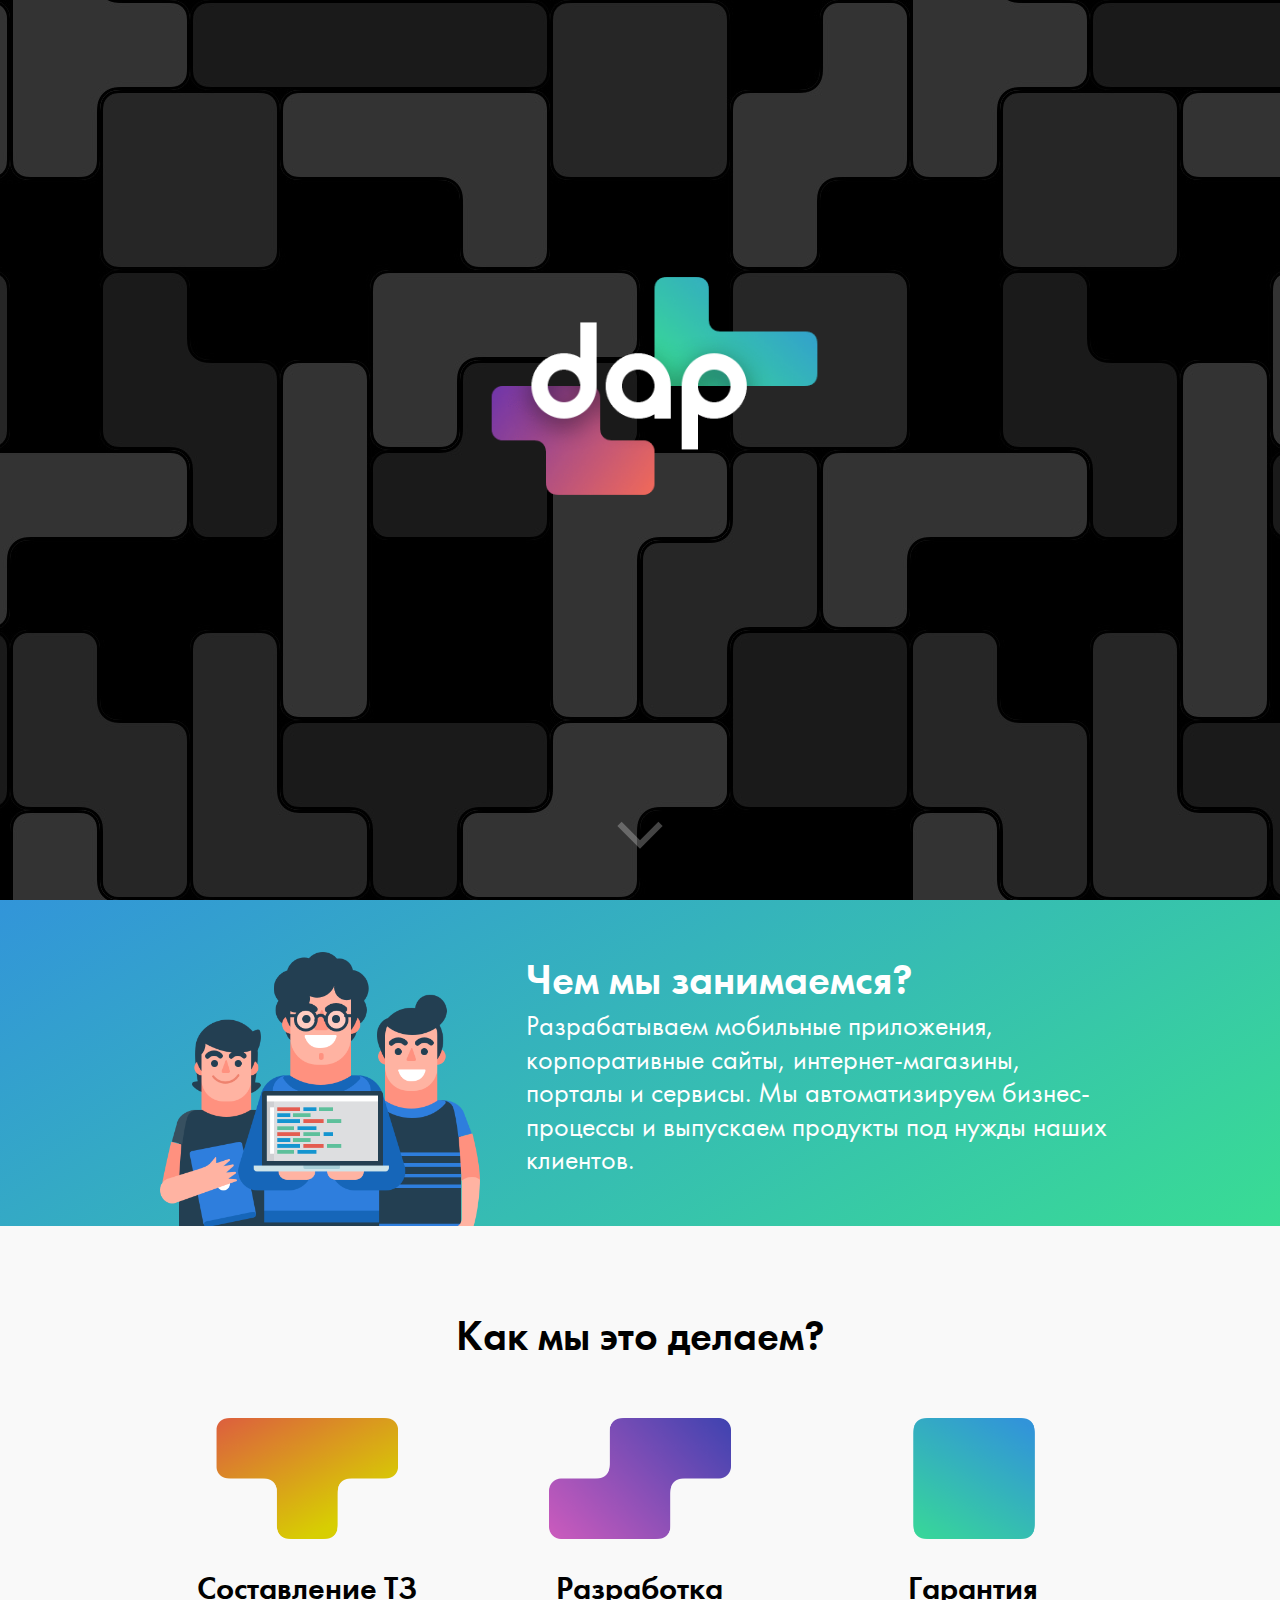
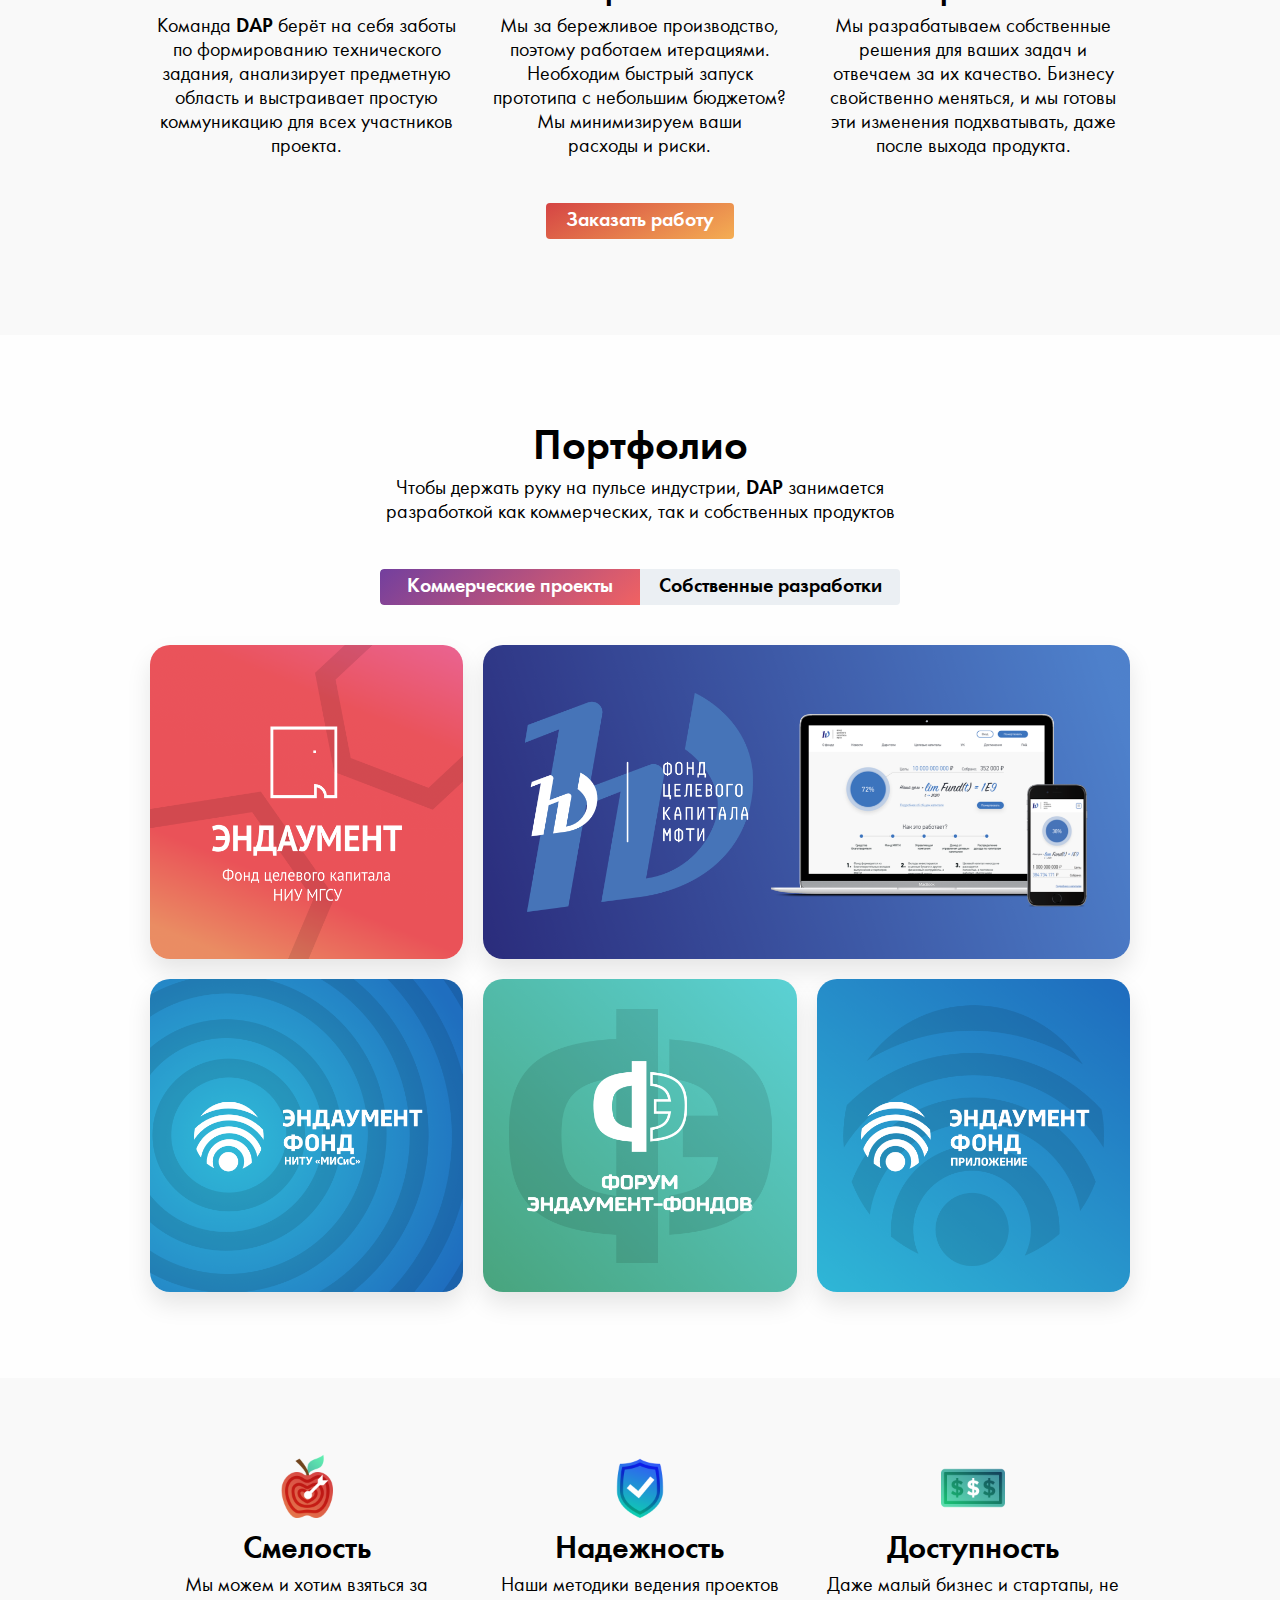
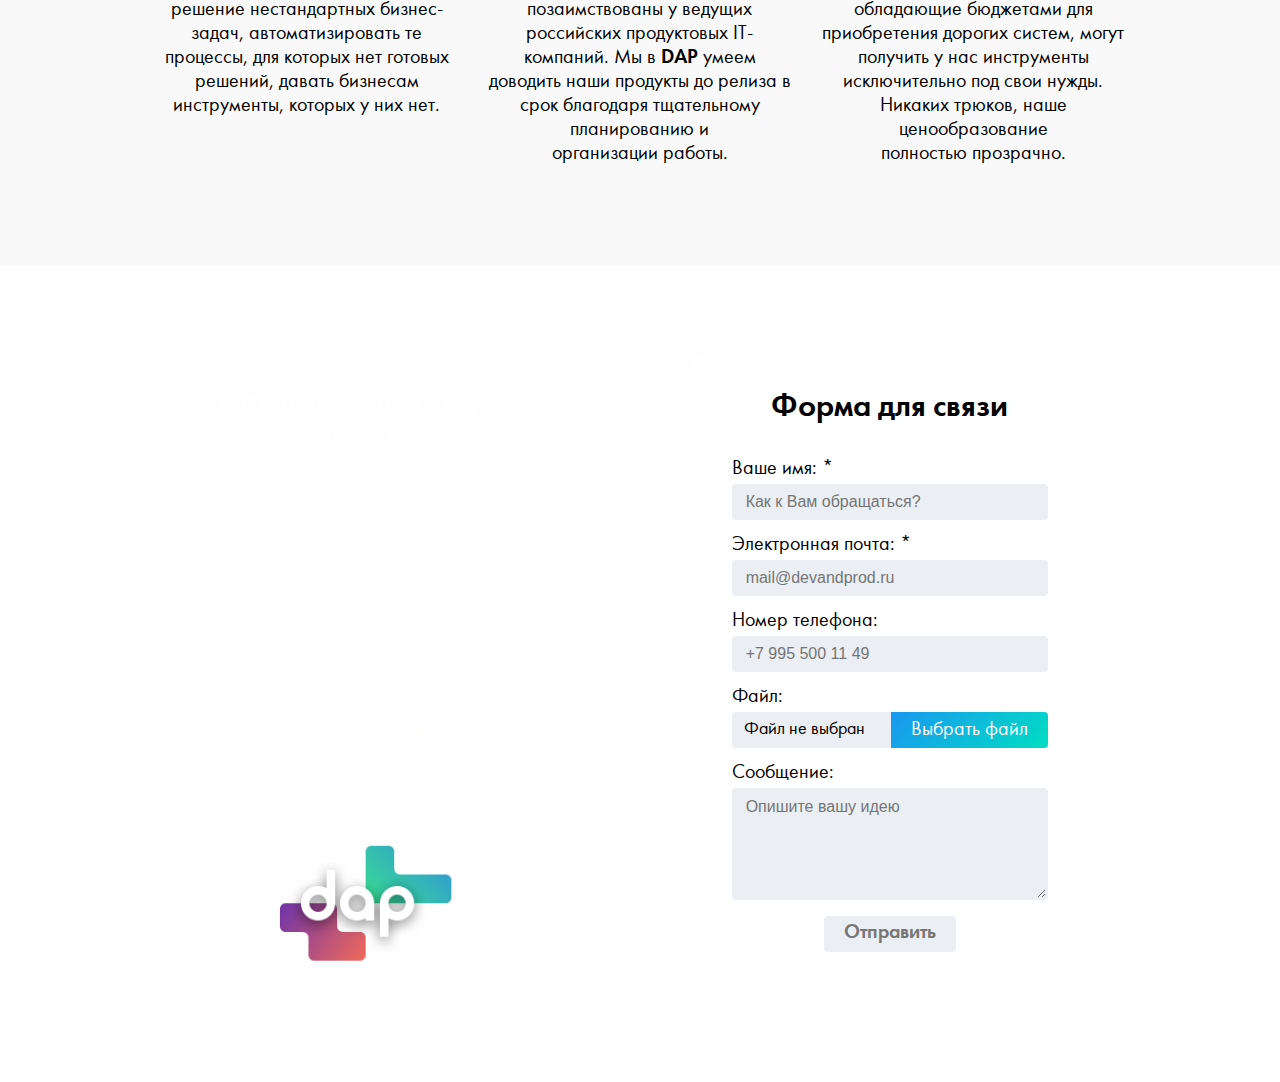
<file: index.html>
<!doctype html>
<html lang=ru>
<head>
    <meta charset="UTF-8">
    <meta name="viewport"
          content="width=device-width, user-scalable=no, initial-scale=1.0, maximum-scale=1.0, minimum-scale=1.0">
    <meta http-equiv="X-UA-Compatible" content="ie=edge">
    <title>DAP - разработка приложений и сайтов</title>
    <link rel="stylesheet" href="./css/foundation.min.css">
    <link rel="stylesheet" href="./css/style.css">
    <link rel="apple-touch-icon" sizes="180x180" href="/apple-touch-icon.png">
    <link rel="icon" type="image/png" sizes="32x32" href="/favicon-32x32.png">
    <link rel="icon" type="image/png" sizes="16x16" href="/favicon-16x16.png">
    <link rel="manifest" href="/site.webmanifest">
    <link rel="mask-icon" href="/safari-pinned-tab.svg" color="#e85672">
    <meta name="msapplication-TileColor" content="#e85672">
    <meta name="theme-color" content="#ffffff">

    <meta property="og:image:width" content="1239">
    <meta property="og:image:height" content="649">
    <meta property="og:url" content="devandprod.ru">
    <meta property="og:image" content="http://devandprod.ru/media/og-image.jpg">
    <meta property="og:description" content="DAP - Мы воплощаем в код ваши идеи для бизнеса.

    Разрабатываем мобильные приложения, корпоративные сайты, интернет-магазины, порталы и сервисы. Мы автоматизируем бизнес-процессы и выпускаем продукты под нужды наших клиентов.">
    <meta property="og:title" content="DAP - Разработка и продакшн">

    <!-- Yandex.Metrika counter -->
    <script type="text/javascript" >
        (function (d, w, c) {
            (w[c] = w[c] || []).push(function() {
                try {
                    w.yaCounter49127821 = new Ya.Metrika2({
                        id:49127821,
                        clickmap:true,
                        trackLinks:true,
                        accurateTrackBounce:true,
                        webvisor:true
                    });
                } catch(e) { }
            });

            var n = d.getElementsByTagName("script")[0],
                s = d.createElement("script"),
                f = function () { n.parentNode.insertBefore(s, n); };
            s.type = "text/javascript";
            s.async = true;
            s.src = "https://mc.yandex.ru/metrika/tag.js";

            if (w.opera == "[object Opera]") {
                d.addEventListener("DOMContentLoaded", f, false);
            } else { f(); }
        })(document, window, "yandex_metrika_callbacks2");
    </script>
    <noscript><div><img src="https://mc.yandex.ru/watch/49127821" style="position:absolute; left:-9999px;" alt="" /></div></noscript>
    <!-- /Yandex.Metrika counter -->
</head>
<body>
    <header class="row expanded">
        <div id="hero" class="slide dark-bg not-loaded">
            <div class="top-absolute">
                <div class="small-12 row">
                    <img src="./media/dap_logo.gif" alt="DAP - разработка мобильных приложений и сайтов" class="logo-s">
                    <ul class="navigation">
                        <li><a href="#about" onclick="yaCounter49127821.reachGoal('CLICK_ABOUT'); return true;">О нас</a></li>
                        <li><a href="#portfolio" onclick="yaCounter49127821.reachGoal('CLICK_PORTFOLIO'); return true;">Портфолио</a></li>
                        <li><a href="#contact" onclick="yaCounter49127821.reachGoal('CLICK_CONTACT'); return true;">Контакты</a></li>
                    </ul>
                </div>
            </div>
            <div class="small-12 row block">
                <h1 class="hero-content delay-1">Мобильные приложения и&nbsp;сайты</h1>
                <h4 class="hero-content delay-2">Разработка и автоматизация для стартапов и бизнеса</h4>
                <div class="space-2"></div>
                <div class="hero-content delay-3">
                    <a href="#contact" class="button big" onclick="yaCounter49127821.reachGoal('CALL_TO_ACTION'); return true;">Заказать услуги</a>
                </div>
            </div>
            <div class="scroll-down">
                <a href="#about">
                    <span></span>
                </a>
            </div>
        </div>
    </header>
    <section id="about" class="no-pd no-overflow">
        <div class="small-12 row block relative">
            <div class="columns small-4 small-rm medium-rm">
                <img class="info-img" src="./media/what-we-do.png" alt="DAP - Что мы умеем?">
            </div>
            <div class="columns small-12 medium-12 large-8 info-text-wrapper">
                <h2>Чем мы занимаемся?</h2>
                <h4  class="simply-text">Разрабатываем мобильные приложения, корпоративные сайты, интернет-магазины, порталы и сервисы. Мы автоматизируем бизнес-процессы и выпускаем продукты под нужды наших клиентов.</h4>
            </div>
        </div>
    </section>
    <section id="how" class="gray">
        <div class="columns small-12">
            <h2>Как мы это делаем?</h2>
            <div class="space-2 medium-rm small-rm"></div>
            <div class="space-3"></div>
        </div>
        <div class="small-12 row">
            <div class="columns small-12 medium-4">
                <img class="tetris-block" src="./media/tetris/t.png" alt="DAP - Cоставление технического задания">
                <div class="space-2 small-rm"></div>
                <h3>Составление ТЗ</h3>
                <p>
                    Команда <b>DAP</b> берёт на себя заботы по формированию технического задания, анализирует предметную область и выстраивает простую коммуникацию для всех участников проекта.
                </p>
            </div>
            <div class="columns small-12 medium-4">
                <div class="space-2 medium-rm large-rm"></div>
                <img class="tetris-block" src="./media/tetris/s.png" alt="DAP - Разработка">
                <div class="space-2 small-rm"></div>
                <h3>Разработка</h3>
                <p>
                    Мы за бережливое производство, поэтому работаем итерациями. Необходим быстрый запуск прототипа с небольшим бюджетом? Мы минимизируем ваши расходы и риски.                        
                </p>
            </div>
            <div class="columns small-12 medium-4">
                <div class="space-2 medium-rm large-rm"></div>
                <img class="tetris-block" src="./media/tetris/o.png" alt="DAP - Гарантия">
                <div class="space-2 small-rm"></div>
                <h3>Гарантия</h3>
                <p>
                    Мы разрабатываем собственные решения для ваших задач и отвечаем за их качество. Бизнесу свойственно меняться, и мы готовы эти изменения подхватывать, даже после выхода продукта.
                </p>
            </div>
        </div>
        <div class="space-2 medium-rm small-rm"></div>
        <a href="#contact" class="button" onclick="yaCounter49127821.reachGoal('CALL_TO_ACTION'); return true;">Заказать работу</a>
        <div class="space-2"></div>
    </section>
    <section id="portfolio">
        <div class="small-12 medium-6 row block">
            <h2>Портфолио</h2>
            <p>Чтобы держать руку на пульсе индустрии, <b>DAP</b> занимается разработкой как коммерческих, так и собственных продуктов</p>
        </div>
        <div class="space-1 medium-rm small-rm"></div>
        <div class="select-wrapper">
            <div id="select-portfolio" class="select">
                <div class="die"></div>
                <div class="part left">Коммерческие проекты</div>
                <div class="part right">Собственные разработки</div>
            </div>
        </div>
        <div class="space-2 medium-rm small-rm"></div>
        <div id="portfolio-commerce" class="small-12 row">
            <div class="columns project-wrapper small-rm medium-4 js-tilt">
                <div class="project-item level-0" style="background-image: url(./media/portfolio/MGSU_back.png);"></div>
                <div class="project-item level-1" style="background-image: url(./media/portfolio/MGSU.png);"></div>
            </div>
            <div class="columns project-wrapper small-12 medium-8 js-tilt">
                <div class="project-item level-0" style="background-image: url(./media/portfolio/MIPT_expanded_back.png);"></div>
                <div class="project-item level-1" style="background-image: url(./media/portfolio/MIPT_expanded.png);"></div>
            </div>
            <div class="columns project-wrapper small-6 medium-rm large-rm js-tilt">
                <div class="project-item level-0" style="background-image: url(./media/portfolio/MGSU_back.png);"></div>
                <div class="project-item level-1" style="background-image: url(./media/portfolio/MGSU.png);"></div>
            </div>
            <div class="columns project-wrapper small-6 medium-4 js-tilt">
                <div class="project-item level-0" style="background-image: url(./media/portfolio/MISIS_back.png);"></div>
                <div class="project-item level-1" style="background-image: url(./media/portfolio/MISIS.png);"></div>
            </div>
            <div class="columns project-wrapper small-6 medium-4 js-tilt">
                <div class="project-item level-0" style="background-image: url(./media/portfolio/Forum_back.png);"></div>
                <div class="project-item level-1" style="background-image: url(./media/portfolio/Forum.png);"></div>
            </div>
            <div class="columns project-wrapper small-6 medium-4 js-tilt">
                <div class="project-item level-0" style="background-image: url(./media/portfolio/MISIS_APP_back.png);"></div>
                <div class="project-item level-1" style="background-image: url(./media/portfolio/MISIS_APP.png);"></div>
            </div>
        </div>
        <div id="portfolio-self" class="small-12 row remove">
            <div class="columns project-wrapper small-rm medium-4 js-tilt">
                <div class="project-item level-0" style="background-image: url(./media/portfolio/Solys_back.png);"></div>
                <div class="project-item level-1" style="background-image: url(./media/portfolio/Solys.png);"></div>
            </div>
            <div class="columns project-wrapper small-12 medium-8 js-tilt">
                <div class="project-item level-0" style="background-image: url(./media/portfolio/Emploi_expanded_back.png);"></div>
                <div class="project-item level-1" style="background-image: url(./media/portfolio/Emploi_expanded.png);"></div>
            </div>
            <div class="columns project-wrapper small-6 medium-rm large-rm js-tilt">
                <div class="project-item level-0" style="background-image: url(./media/portfolio/Solys_back.png);"></div>
                <div class="project-item level-1" style="background-image: url(./media/portfolio/Solys.png);"></div>
            </div>
            <div class="columns project-wrapper small-6 medium-4 js-tilt">
                <div class="project-item level-0" style="background-image: url(./media/portfolio/Course_back.png);"></div>
                <div class="project-item level-1" style="background-image: url(./media/portfolio/Course.png);"></div>
            </div>
            <div class="columns project-wrapper small-6 medium-4 js-tilt">
                <div class="project-item level-0" style="background-image: url(./media/portfolio/ItHappened_back.png);"></div>
                <div class="project-item level-1" style="background-image: url(./media/portfolio/ItHappened.png);"></div>
            </div>
            <a href="#contact">
            <div class="columns project-wrapper small-6 medium-4 js-tilt">
                <div class="project-item level-0" style="background-image: url(./media/portfolio/FreeSpace_back.png);"></div>
                <div class="project-item level-1" style="background-image: url(./media/portfolio/FreeSpace.png);"></div>
            </div>
            </a>
        </div>
    </section>
    <section id="preferences" class="gray">
            <div class="space-1 large-rm"></div>
            <div class="small-12 row">
                <div class="columns small-12 medium-4">
                    <img class="preference-icon" src="./media/icon/employee.png" alt="DAP - Смелость">
                    <h3>Смелость</h3>
                    <p>
                        Мы можем и хотим взяться за решение нестандартных бизнес-задач, автоматизировать те процессы, для которых нет готовых решений, давать бизнесам инструменты, которых у них нет.
                    </p>
                </div>
                <div class="columns small-12 medium-4">
                    <div class="space-2 medium-rm large-rm"></div>
                    <img class="preference-icon" src="./media/icon/quality.png" alt="DAP - Надежность">
                    <h3>Надежность</h3>
                    <p>
                        Наши методики ведения проектов позаимствованы у ведущих российских продуктовых IT-компаний. Мы в <b>DAP</b> умеем доводить наши продукты до релиза в срок благодаря тщательному планированию и организации работы.
                    </p>
                </div>
                <div class="columns small-12 medium-4">
                    <div class="space-2 medium-rm large-rm"></div>
                    <img class="preference-icon" src="./media/icon/refund.png" alt="DAP - Доступность">
                    <h3>Доступность</h3>
                    <p>
                            Даже малый бизнес и стартапы, не обладающие бюджетами для приобретения дорогих систем, могут получить у нас инструменты исключительно под свои нужды. Никаких трюков, наше ценообразование полностью прозрачно.
                    </p>
                </div>
            </div>
    </section>

    <section  id="contact" class="dark-bg no-pd">
        <div class="small-12 row">
            <div class="columns small-12 space-4 small-rm"></div>
            <div class="columns w-05 small-rm medium-rm space-1"></div>

            <div class="columns medium-6 large-5 text-left small-text-center">
                <div class="space-3"></div>
                <div class="space-1"></div>
                <h2 class="no-mg" style="font-size: 36px">Заполните форму</h2>
                <h5>чтобы мы могли с вами связаться</h5>
                <div class="space-1"></div>
                <p class="translucent">Если хотите заказать работу или у вас есть вопросы, предложения, идеи, оставьте свои контактные данные. В течение рабочего дня мы свяжемся с вами и обсудим условия нашего дальнейшего сотрудничества.</p>
                <div class="space-2 medium-rm large-rm"></div>
                <div class="small-rm">
                    <div class="contact columns small-12 no-pd">
                        <p class="translucent">Адрес</p>
                        <a target="_blank" href="https://www.google.ru/maps/place/%D0%9B%D0%B5%D0%BD%D0%B8%D0%BD%D1%81%D0%BA%D0%B8%D0%B9+%D0%BF%D1%80.,+6%D1%812,+588,+%D0%9C%D0%BE%D1%81%D0%BA%D0%B2%D0%B0,+119049/@55.7245425,37.6013112,17z/data=!3m1!4b1!4m5!3m4!1s0x46b54b0c56f00001:0x512654e400cac648!8m2!3d55.7245425!4d37.6034999">
                            <p class="bold">119049, Ленинский проспект, 6с3, офис 588</p>
                        </a>
                    </div>
                    <div class="contact columns small-12 medium-6 no-pd">
                        <p class="translucent">Телефон</p>
                        <a href="tel:+79955001149"><p class="bold">+7 (995) 500-11-49</p></a>
                    </div>
                    <div class="contact columns small-12 medium-6 no-pd">
                        <p class="translucent">Почта</p>
                        <a href="mailto:mail@devandprod.ru"><p class="bold">mail@devandprod.ru</p></a>
                    </div>
                    <div class="contact columns small-12 medium-6 no-pd">
                        <p class="translucent">Facebook</p>
                        <a href="https://www.facebook.com/devandprod" target="_blank"><p class="bold">devandprod</p></a>
                    </div>
                    <div class="contact columns small-12 medium-6 no-pd">
                        <p class="translucent">Блог</p>
                        <a href="http://blog.devandprod.ru" target="_blank"><p class="bold">blog.devandprod.ru</p></a>
                    </div>
                    <div class="columns small-12 medium-10 end">
                        <img src="./media/dap_static.png" alt="DAP - разработка мобильных приложений и сайтов" class="logo-s-footer">
                        <!-- <p class="translucent text-center">© Dev &amp Prod 2018</p> -->
                    </div>
                </div>
            </div>
            <div class="columns small-rm medium-rm large-1 space-1"></div>
            <div class="columns medium-6 large-5 form-wrapper">
                <div class="form-back"> </div>
                <h3 class="">Форма для связи</h3>
                <div class="space-2"></div>
                <form name="form" id="form">
                    <!-- <input id="Topic" type="text" value="Новая заявка" hidden> -->
                    <label for="SenderName">Ваше имя: *</label>
                    <input id="SenderName" name="SenderName" type="text" class="input validation" placeholder="Как к Вам обращаться?">
                    <label for="SenderEmail">Электронная почта: *</label>
                    <input id="SenderEmail" name="SenderEmail" type="email" class="input validation" placeholder="mail@devandprod.ru">
                    <label for="SenderPhoneNumber">Номер телефона:</label>
                    <input id="SenderPhoneNumber" name="SenderPhoneNumber" type="phone" class="input" placeholder="+7 995 500 11 49">
                    <label for="Attachment">Файл:</label>
                    <input id="Attachment" name="Attachment" type="file" class="input inputfile">
                    <label for="Attachment" class="input" style="padding: 2px 10px;">
                        <span class="file-label">Файл не выбран</span>
                        <div class="button right">Выбрать файл</div>
                    </label>
                    <label for="Content">Сообщение:</label>
                    <textarea id="Content" name="Content" type="textarea" class="input area" rows="5" placeholder="Опишите вашу идею"></textarea>
                    <p id="form-message" class="hide">Введите все обязательные поля (*)</p>
                    <!-- <button id="form-submit" class="button submit">Отправить</button> -->
                    <input type="submit" id="form-submit" class="button submit" value="Отправить">
                </form>
                <div class="space-2"></div>
                <div id="submit-success" class="form-back all-center">
                    <div id="success-info" style="margin-top: -40px">
                        <img class="success" src="./media/success.png" alt="Успешно">
                        <div class="space-2"></div>
                        <h3 class="">Спасибо за заявку</h3>
                        <h4 class="">Мы свяжемся с вами в ближайшее время</h4>
                    </div>
                    <div id="error-info" class="remove" style="margin-top: -40px">
                        <img class="success" src="./media/error.png" alt="Ошибка">
                        <div class="space-2"></div>
                        <h3 class="">Произошла ошибка</h3>
                        <h4 class="">Попробуйте связаться через наши контакты</h4>
                    </div>
                </div>
            </div>
            <div class="medium-rm large-rm">
                <div class="contact columns small-12">
                <div class="space-2"></div>
                    <p class="translucent">Адрес</p>
                    <a target="_blank" href="https://www.google.ru/maps/place/%D0%9B%D0%B5%D0%BD%D0%B8%D0%BD%D1%81%D0%BA%D0%B8%D0%B9+%D0%BF%D1%80.,+6%D1%812,+588,+%D0%9C%D0%BE%D1%81%D0%BA%D0%B2%D0%B0,+119049/@55.7245425,37.6013112,17z/data=!3m1!4b1!4m5!3m4!1s0x46b54b0c56f00001:0x512654e400cac648!8m2!3d55.7245425!4d37.6034999">
                        <p class="bold">119049, Ленинский проспект, 6с3, офис 588</p>
                    </a>
                </div>
                <div class="contact columns small-12 medium-6">
                    <p class="translucent">Телефон</p>
                    <a href="tel:+79955001149"><p class="bold">+7 (995) 500-11-49</p></a>
                </div>
                <div class="contact columns small-12 medium-6">
                    <p class="translucent">Почта</p>
                    <a href="mailto:mail@devandprod.ru"><p class="bold">mail@devandprod.ru</p></a>
                </div>
                <div class="contact columns small-12 medium-6">
                    <p class="translucent">Facebook</p>
                    <a href="https://www.facebook.com/devandprod" target="_blank"><p class="bold">devandprod</p></a>
                </div>
                <div class="contact columns small-12 medium-6">
                    <p class="translucent">Блог</p>
                    <a href="http://blog.devandprod.ru" target="_blank"><p class="bold">blog.devandprod.ru</p></a>
                </div>
                <div class="columns small-12 medium-10 end">
                    <img src="./media/dap_static.png" alt="DAP - разработка мобильных приложений и сайтов" class="logo-s-footer">
                    <p class="translucent text-center">© Dev &amp Prod 2018</p>
                </div>
            </div>
        </div>
        <div class="space-4"></div>
    </footer>
<script src="./js/jquery.min.js"></script>
<script src="./js/tilt.js"></script>
<script src="./js/script.js"></script>
</body>
</html>
</file>
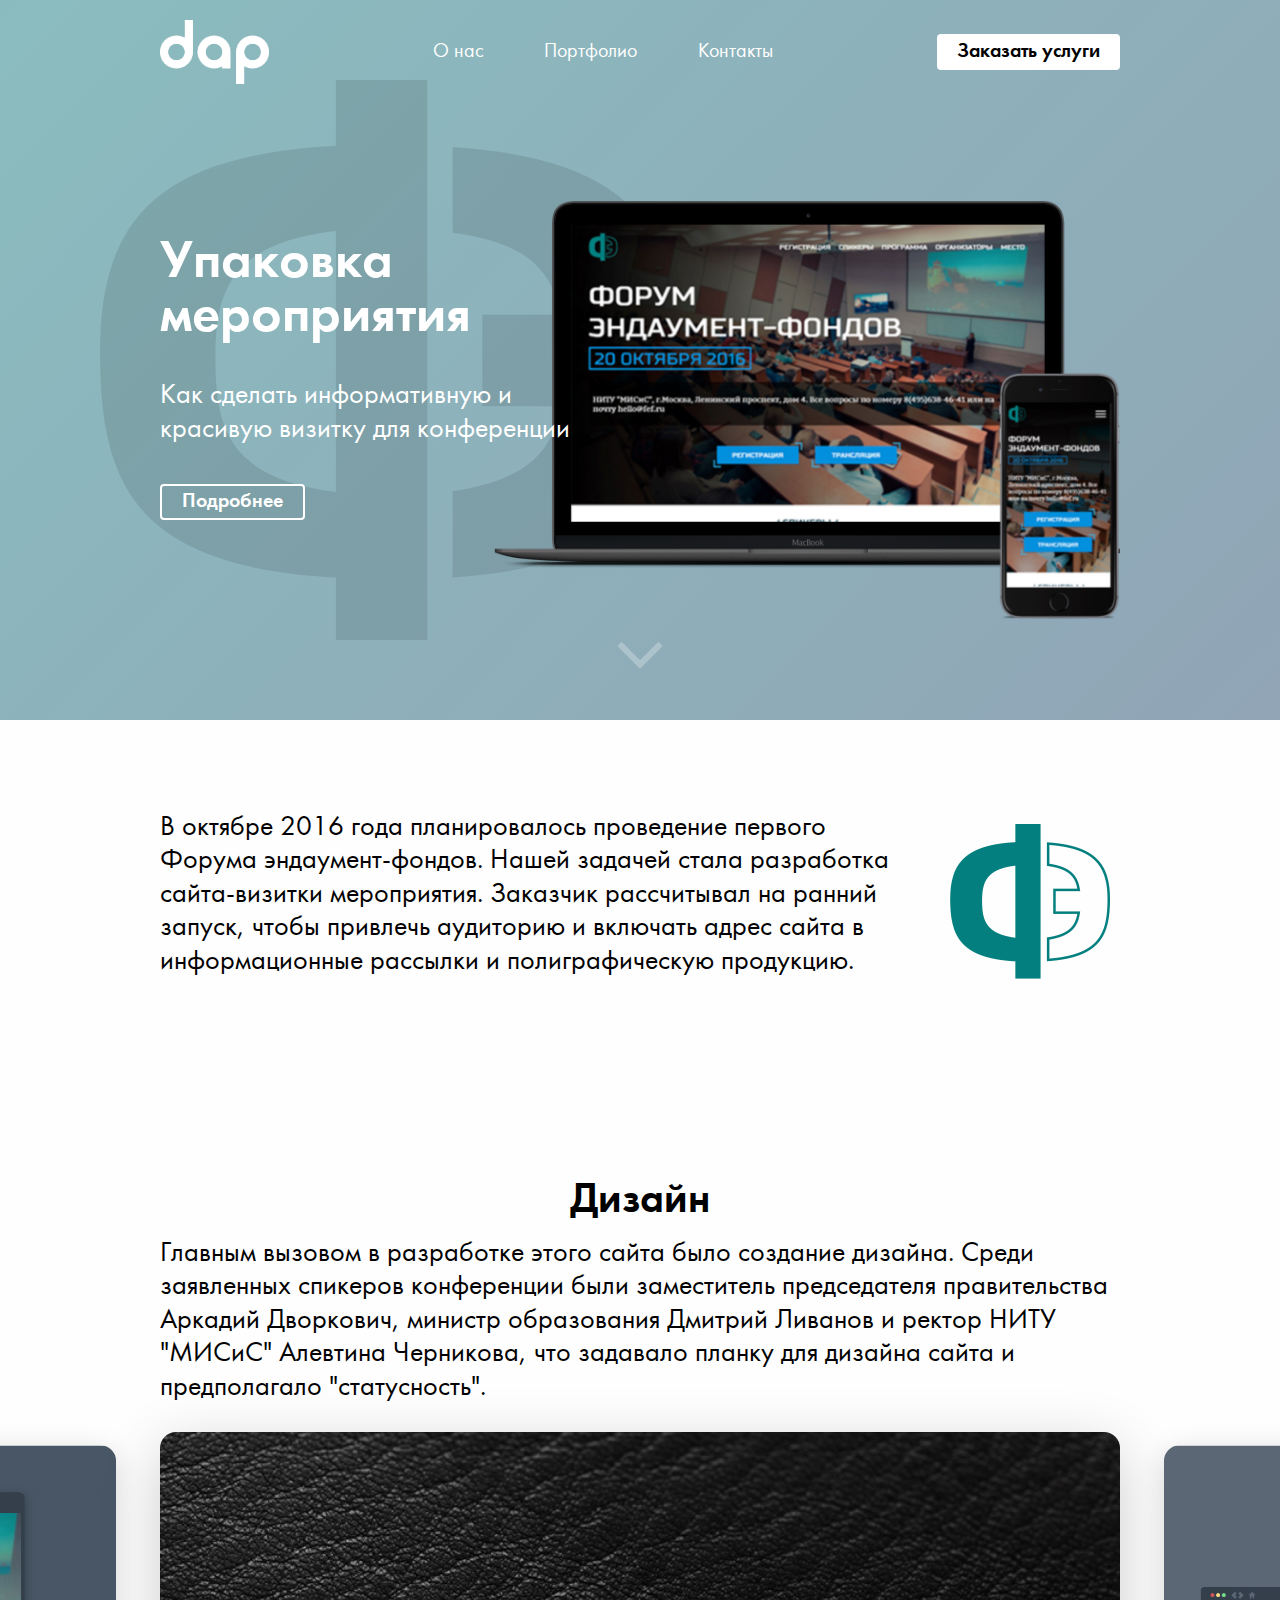
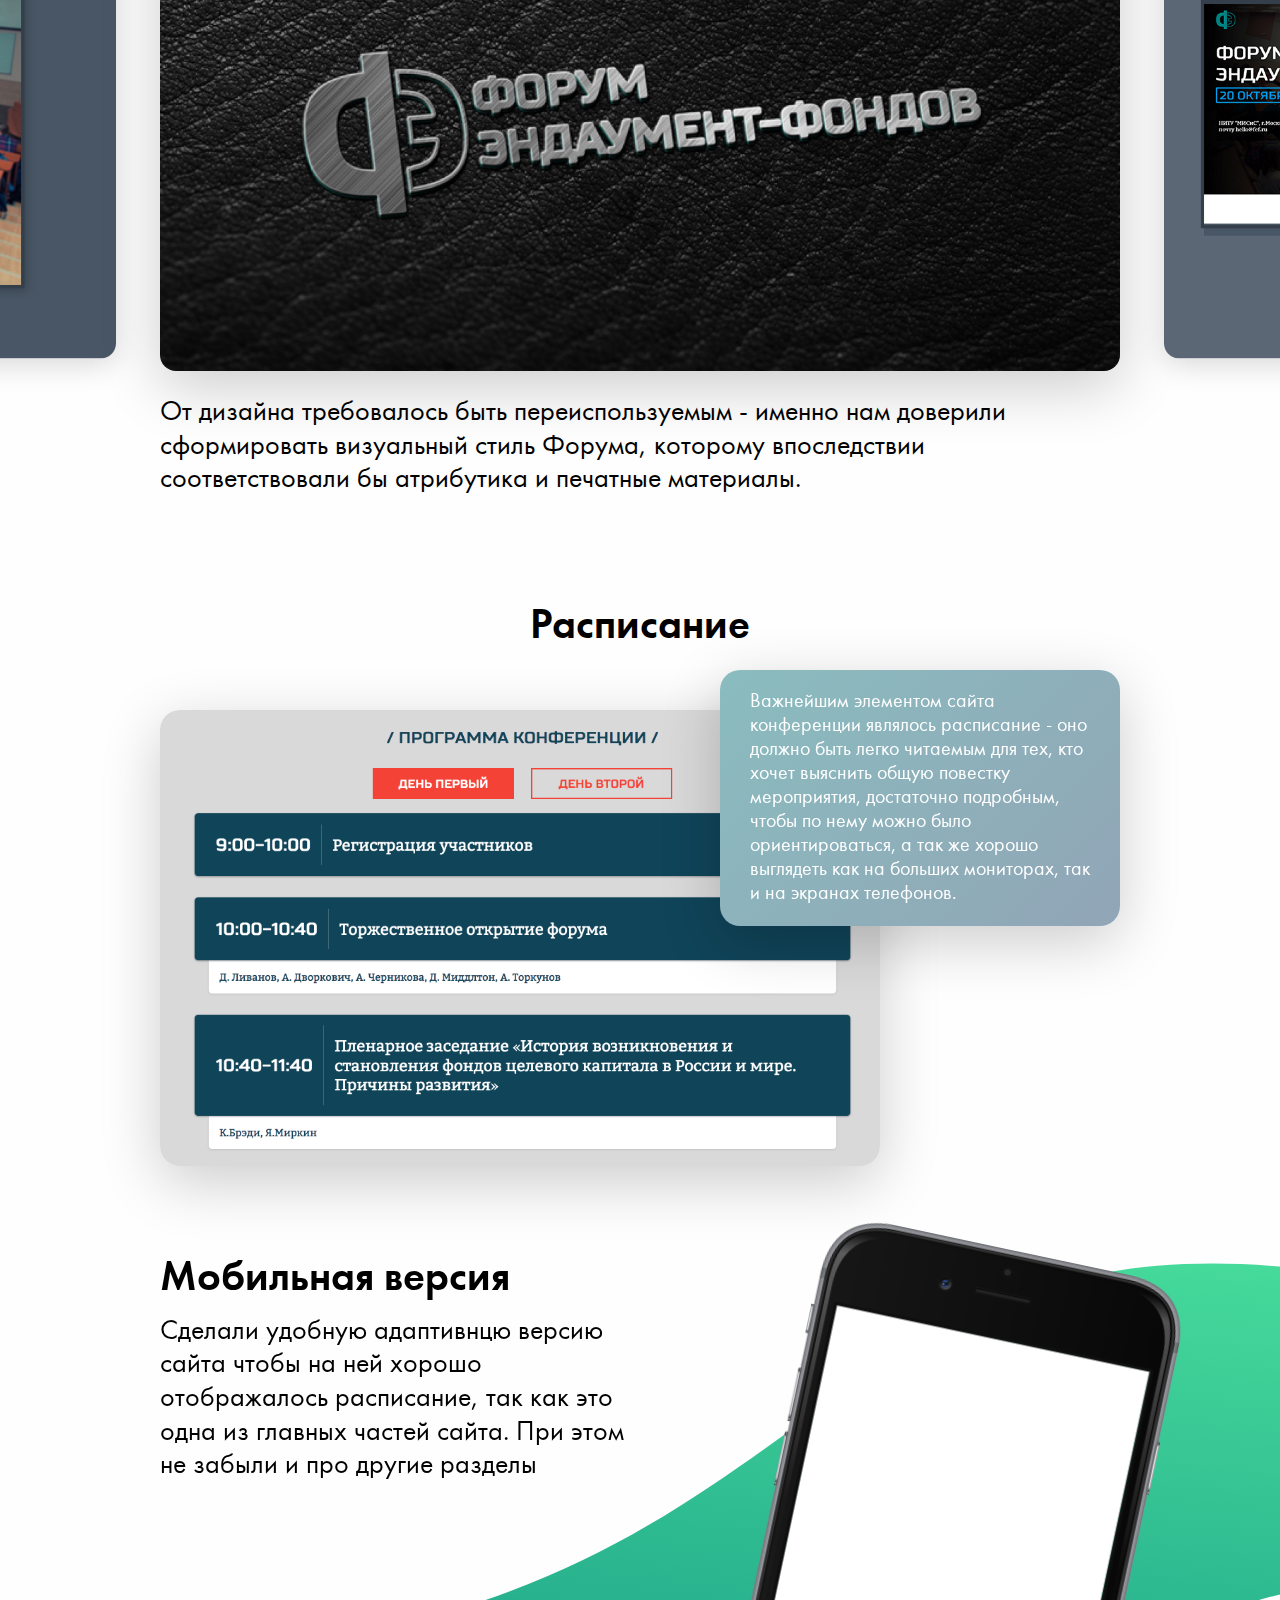
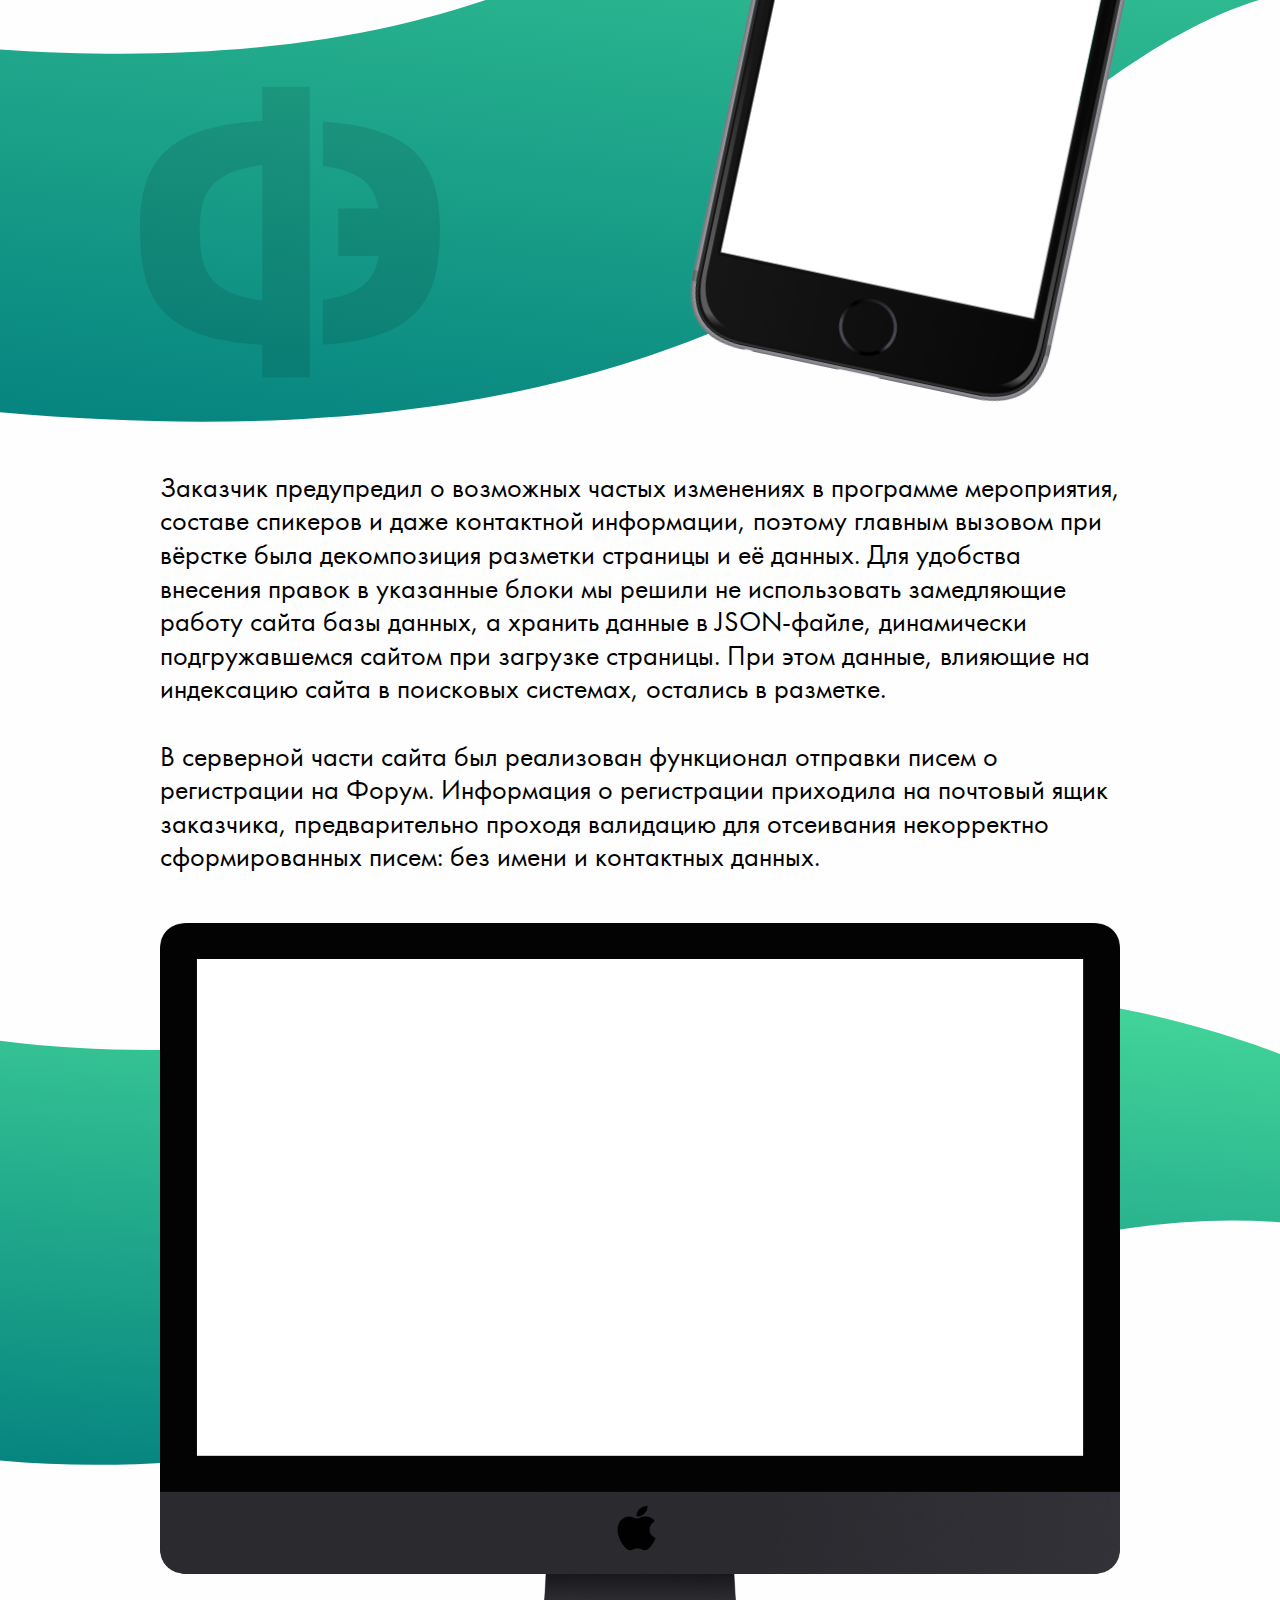
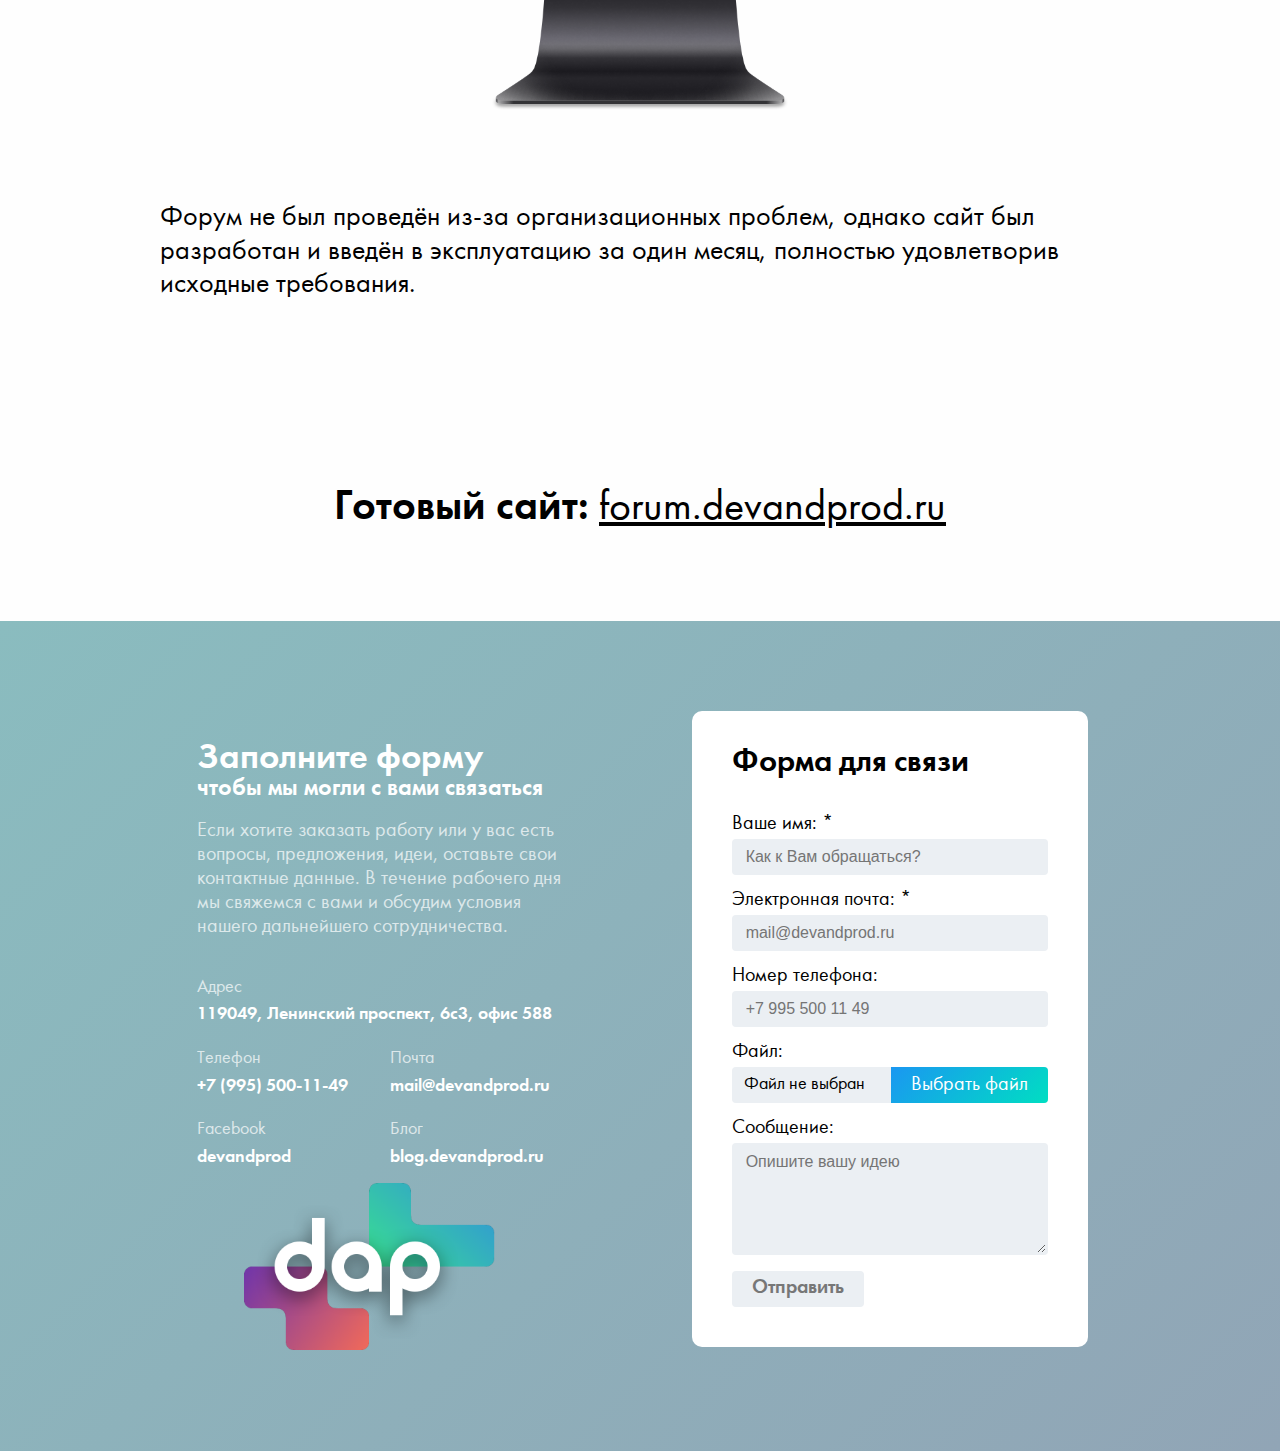
<file: forum/index.html>
<!doctype html>
<html lang=ru>
<head>
    <meta charset="UTF-8">
    <meta name="viewport"
          content="width=device-width, user-scalable=no, initial-scale=1.0, maximum-scale=1.0, minimum-scale=1.0">
    <meta http-equiv="X-UA-Compatible" content="ie=edge">
    <title>Dev & Prod - разработка приложений и сайтов</title>
    <link rel="stylesheet" href="../css/foundation.min.css">
    <link rel="stylesheet" href="../css/case.css">

    <link rel="apple-touch-icon" sizes="180x180" href="../apple-touch-icon.png">
    <link rel="icon" type="image/png" sizes="32x32" href="../favicon-32x32.png">
    <link rel="icon" type="image/png" sizes="16x16" href="../favicon-16x16.png">
    <link rel="manifest" href="../site.webmanifest">
    <link rel="mask-icon" href="../safari-pinned-tab.svg" color="#e85672">
    <meta name="msapplication-TileColor" content="#e85672">
    <meta name="theme-color" content="#ffffff">

    <meta property="og:image:width" content="1239">
    <meta property="og:image:height" content="649">
    <meta property="og:url" content="devandprod.ru">
    <meta property="og:image" content="http://devandprod.ru/media/og-image.jpg">
    <meta property="og:description" content="Мы воплощаем в код ваши идеи для бизнеса.

    Разрабатываем мобильные приложения, корпоративные сайты, интернет-магазины, порталы и сервисы. Мы автоматизируем бизнес-процессы и выпускаем продукты под нужды наших клиентов.">
    <meta property="og:title" content="Разработка и продакшн">

    <!-- Yandex.Metrika counter -->
    <script type="text/javascript" >
        (function (d, w, c) {
            (w[c] = w[c] || []).push(function() {
                try {
                    w.yaCounter49127821 = new Ya.Metrika2({
                        id:49127821,
                        clickmap:true,
                        trackLinks:true,
                        accurateTrackBounce:true,
                        webvisor:true
                    });
                } catch(e) { }
            });

            var n = d.getElementsByTagName("script")[0],
                s = d.createElement("script"),
                f = function () { n.parentNode.insertBefore(s, n); };
            s.type = "text/javascript";
            s.async = true;
            s.src = "https://mc.yandex.ru/metrika/tag.js";

            if (w.opera == "[object Opera]") {
                d.addEventListener("DOMContentLoaded", f, false);
            } else { f(); }
        })(document, window, "yandex_metrika_callbacks2");
    </script>
    <noscript><div><img src="https://mc.yandex.ru/watch/49127821" style="position:absolute; left:-9999px;" alt="" /></div></noscript>
    <!-- /Yandex.Metrika counter -->
</head>
<body>
    <header class="row expanded">
        <div class="slide grad-bg">
            <div class="small-12 row block relative">
                <svg height="auto" class="hero-logo" viewBox="0 0 251 243" xmlns="http://www.w3.org/2000/svg">
                    <path d="M102.364 28.55V0H142v243h-39.636v-27.09a48.091 48.091 0 0 1-2.486-.096C14.63 210.372 0 174.968 0 117.783 0 60.766 24.905 32.697 102.364 28.55zm0 150.253c-47.053-6.24-52.265-27.799-52.265-58.572 0-30.287 7.957-49.517 52.265-54.718v113.29zm97.278-76.89C196.18 81.928 184.745 70.549 153 66.247V29.065c74.037 4.945 98 33.017 98 88.965 0 56.778-14.413 92.08-98 97.902v-37.457c32.66-4.99 43.36-17.196 46.623-36.893H165.9v-39.67h33.742z" fill="#000" fill-rule="evenodd" fill-opacity=".1" id="bg-logo"/>
                </svg>
                <img class="hero-mock medium-rm small-rm" src="../media/Mockup/Forum.png" alt="Forum">
                <div class="relative">
                    <h1>Упаковка мероприятия</h1>
                    <h4>Как сделать информативную и красивую визитку для конференции</h4>
                    <div class="space-2"></div>
                    <a href="#about" class="button border">Подробнее</a>
                </div>
            </div>
            <div class="scroll-down">
                <a href="#about">
                    <span></span>
                </a>
            </div>
            <div class="top-absolute">
                    <div class="small-12 row block">
                        <div class="header-wrapper">
                            <a href="../"><img src="../media/LogoTextW.png" alt="DAP" class="logo-s"></a>
                            <ul class="navigation small-rm">
                                <li><a href="../#about">О нас</a></li>
                                <li><a href="../#portfolio">Портфолио</a></li>
                                <li><a href="#contact">Контакты</a></li>
                            </ul>
                            <a href="#contact" class="button header small-rm">Заказать услуги</a>
                            <a href="#contact" class="button header medium-rm large-rm">Заказать</a>
                        </div>
                        <ul class="navigation medium-rm large-rm">
                            <li><a href="../#about">О нас</a></li>
                            <li><a href="../#portfolio">Портфолио</a></li>
                            <li><a href="#contact">Контакты</a></li>
                        </ul>
                    </div>
                </div>
        </div>
    </header>
    <section id="about" class="secondary">
        <div class="small-12 row block">
            <h4>
                <img class="info-logo" src="../media/PortfolioLogos/Forum.png" alt="Forum">
                В октябре 2016 года планировалось проведение первого Форума эндаумент-фондов. Нашей задачей стала разработка сайта-визитки мероприятия. Заказчик рассчитывал на ранний запуск, чтобы привлечь аудиторию и включать адрес сайта в информационные рассылки и полиграфическую продукцию.
            </h4>
        </div>
    </section>
    <section id="design" class="slider-wrapper">
        <div class="small-12 row block">
            <h2 class="text-center">Дизайн</h2>
            <h4>
                Главным вызовом в разработке этого сайта было создание дизайна. Среди заявленных спикеров конференции были заместитель председателя правительства Аркадий Дворкович, министр образования Дмитрий Ливанов и ректор НИТУ "МИСиС" Алевтина Черникова, что задавало планку для дизайна сайта и предполагало "статусность".
            </h4>
            <div class="slider">
                <div>
                    <img src="../media/forum/forum-1.jpg" alt="Forum">
                </div>
                <div>
                    <img src="../media/forum/forum-2.jpg" alt="Forum">
                </div>
                <div>
                    <img src="../media/forum/forum-3.jpg" alt="Forum">
                </div>
            </div>
            <h4>
                От дизайна требовалось быть переиспользуемым - именно нам доверили сформировать визуальный стиль Форума, которому впоследствии соответствовали бы атрибутика и печатные материалы.
            </h4>
        </div>
    </section>
    <section id="schedule" class="no-pd">
        <div class="small-12 row block">
            <div class="small-12 columns">
                <h2 class="text-center">Расписание</h2>
            </div>
            <div class="space-4"></div>
            <div class="small-12 columns no-pd infoblock-wrapper">
                <div class="small-12 medium-7 columns"></div>
                <div class="small-12 medium-12 large-5 columns no-pd">
                    <div class="img-mask grad-bg infoblock js-tilt level-1">
                        <p class="no-mg">
                            Важнейшим элементом сайта конференции являлось расписание - оно должно быть легко читаемым для тех, кто хочет выяснить общую повестку мероприятия, достаточно подробным, чтобы по нему можно было ориентироваться, а так же хорошо выглядеть как на больших мониторах, так и на экранах телефонов.
                        </p>
                    </div>
                </div>
            </div>

            <div class="small-12 medium-12 large-9 columns end no-pd">
                <div class="img-mask level-0"><img src="../media/forum/schedule.png" alt="Forum"></div>
            </div>
        </div>
    </section>
    <section id="mobile">
        <svg class="bg-decor" height="auto" viewBox="0 0 3240 731" xmlns="http://www.w3.org/2000/svg" xmlns:xlink="http://www.w3.org/1999/xlink">
            <defs>
                <linearGradient x1="21.507%" y1="100%" x2="71.025%" y2="4.337%" id="b">
                <stop stop-color="#027F7E" offset="0%"/>
                <stop stop-color="#49DE9C" offset="100%"/>
                </linearGradient>
                <path d="M900 382.987c955.15 133.416 774.257-463.155 1440-298.8 557.465 137.624 226.584 523.341 900 523.341-659.344 180.693-524.619-183.342-900-258.64-412.657-82.776-380.022 510.85-1440 355.133C346.587 622.72 381.086 8.38 0 8.38c386.914-69.268 449.962 311.745 900 374.606z" id="a"/>
            </defs>
            <use fill="url(#b)" xlink:href="#a" fill-rule="evenodd"/>
        </svg>
        <div class="small-12 row block">
            <div class="small-12 medium-6 columns no-pd">
                <h2>Мобильная версия</h2>
                <h4>
                        Сделали удобную адаптивнцю версию сайта чтобы на ней хорошо отображалось расписание, так как это одна из главных частей сайта. При этом не забыли и про другие разделы 
                </h4>
            </div>
            <svg class="mobile-logo small-rm medium-rm" width="300" height="300" viewbox="0 0 251 243" xmlns="http://www.w3.org/2000/svg">
                <path d="M102.364 28.55V0H142v243h-39.636v-27.09a48.09 48.09 0 0 1-2.486-.096C14.63 210.372 0 174.968 0 117.783 0 60.766 24.905 32.697 102.364 28.55zm0 150.253c-47.053-6.24-52.265-27.799-52.265-58.572 0-30.287 7.957-49.517 52.265-54.718v113.29zm97.278-76.89C196.18 81.928 184.745 70.549 153 66.247V29.065c74.037 4.945 98 33.017 98 88.965 0 56.778-14.413 92.08-98 97.902v-37.457c32.66-4.99 43.36-17.196 46.623-36.893H165.9v-39.67h33.742z" fill="#000" fill-rule="evenodd" fill-opacity=".1"/>
            </svg>
            <div class="small-12 medium-6 columns no-pd">
            <div class="iphone-wrapper">
                <div class="iphone">
                    <div class="screen">
                        <iframe src="https://forum.devandprod.ru" frameborder="0"></iframe>
                    </div>
                    <img src="../media/iPhone-frame.png" alt="iPhone">
                </div>
            </div>
        </div>

    </section>

    <section id="realisation" class="no-pd">
        <div class="small-12 row block">
            <h4>
                Заказчик предупредил о возможных частых изменениях в программе мероприятия, составе спикеров и даже контактной информации, поэтому главным вызовом при вёрстке была декомпозиция разметки страницы и её данных. Для удобства внесения правок в указанные блоки мы решили не использовать замедляющие работу сайта базы данных, а хранить данные в JSON-файле, динамически подгружавшемся сайтом при загрузке страницы. При этом данные, влияющие на индексацию сайта в поисковых системах, остались в разметке.
                <br/>
                <br/>
                В серверной части сайта был реализован функционал отправки писем о регистрации на Форум. Информация о регистрации приходила на почтовый ящик заказчика, предварительно проходя валидацию для отсеивания некорректно сформированных писем: без имени и контактных данных.
            </h4>
        </div>
    </section>
    <section id="desktop" class="small-rm no-pd">
        <svg class="bg-decor" height="auto" viewBox="0 0 3240 466" xmlns="http://www.w3.org/2000/svg" xmlns:xlink="http://www.w3.org/1999/xlink">
            <defs>
              <linearGradient x1="20.546%" y1="100%" x2="74.785%" y2="5.732%" id="b1">
                <stop stop-color="#027F7E" offset="0%"/>
                <stop stop-color="#49DE9C" offset="100%"/>
              </linearGradient>
              <path d="M900 166.608c465.36 154.13 933.038-186.976 1440 118.962 396.946 260.685 728.237 155.885 900-23.119-215.172 283.804-632.88 300.938-900 143.75-351.417-193.098-883.815 297.714-1440 140.054-534.268-192.17-682.768-140.053-900 0C141.803 262.451 464.33-6.357 900 166.608z" id="a1"/>
            </defs>
            <use fill="url(#b1)" xlink:href="#a1" transform="translate(0 -112)" fill-rule="evenodd"/>
        </svg>
        <div class="small-12 row block">
            <div class="space-3"></div>
            <div class="imac-wrapper">
                    <div class="imac">
                        <div class="screen">
                            <iframe src="https://forum.devandprod.ru" frameborder="0"></iframe>
                        </div>
                        <img src="../media/iMac-frame.png" alt="iMac">
                    </div>
                </div>
            </div>
    </section>
    <section id="conclusion" class="">
        <div class="small-12 row block">
            <h4>
                Форум не был проведён из-за организационных проблем, однако сайт был разработан и введён в эксплуатацию за один месяц, полностью удовлетворив исходные требования. 
            </h4>
        </div>
    </section>
    <section id="result" class="secondary">
        <div class="small-12 row block">
            <h2 class="text-center">
                Готовый сайт: <a href="https://forum.devandprod.ru">forum.devandprod.ru</a>
            </h2>
        </div>
    </section>

    <section  id="contact" class="grad-bg no-pd">
        <div class="small-12 row">
            <div class="columns small-12 space-4 small-rm"></div>
            <div class="columns w-05 small-rm medium-rm space-1"></div>

            <div class="columns medium-6 large-5 text-left small-text-center">
                <div class="space-3"></div>
                <div class="space-1"></div>
                <h2 class="no-mg" style="font-size: 36px">Заполните форму</h2>
                <h5>чтобы мы могли с вами связаться</h5>
                <div class="space-1"></div>
                <p class="translucent">Если хотите заказать работу или у вас есть вопросы, предложения, идеи, оставьте свои контактные данные. В течение рабочего дня мы свяжемся с вами и обсудим условия нашего дальнейшего сотрудничества.</p>
                <div class="space-2 medium-rm large-rm"></div>
                <div class="small-rm">
                    <div class="contact columns small-12 no-pd">
                        <p class="translucent">Адрес</p>
                        <a target="_blank" href="https://www.google.ru/maps/place/%D0%9B%D0%B5%D0%BD%D0%B8%D0%BD%D1%81%D0%BA%D0%B8%D0%B9+%D0%BF%D1%80.,+6%D1%812,+588,+%D0%9C%D0%BE%D1%81%D0%BA%D0%B2%D0%B0,+119049/@55.7245425,37.6013112,17z/data=!3m1!4b1!4m5!3m4!1s0x46b54b0c56f00001:0x512654e400cac648!8m2!3d55.7245425!4d37.6034999">
                            <p class="bold">119049, Ленинский проспект, 6с3, офис 588</p>
                        </a>
                    </div>
                    <div class="contact columns small-12 medium-6 no-pd">
                        <p class="translucent">Телефон</p>
                        <a href="tel:+79955001149"><p class="bold">+7 (995) 500-11-49</p></a>
                    </div>
                    <div class="contact columns small-12 medium-6 no-pd">
                        <p class="translucent">Почта</p>
                        <a href="mailto:mail@devandprod.ru"><p class="bold">mail@devandprod.ru</p></a>
                    </div>
                    <div class="contact columns small-12 medium-6 no-pd">
                        <p class="translucent">Facebook</p>
                        <a href="https://www.facebook.com/devandprod" target="_blank"><p class="bold">devandprod</p></a>
                    </div>
                    <div class="contact columns small-12 medium-6 no-pd">
                        <p class="translucent">Блог</p>
                        <a href="http://blog.devandprod.ru" target="_blank"><p class="bold">blog.devandprod.ru</p></a>
                    </div>
                    <div class="columns small-12 medium-10 end">
                        <img src="../media/dap_static.png" alt="DAP" class="logo-s-footer">
                        <!-- <p class="translucent text-center">© Dev &amp Prod 2018</p> -->
                    </div>
                </div>
            </div>
            <div class="columns small-rm medium-rm large-1 space-1"></div>
            <div class="columns medium-6 large-5 form-wrapper">
                <div class="form-back"> </div>
                <h3 class="">Форма для связи</h3>
                <div class="space-2"></div>
                <form name="form" id="form">
                    <!-- <input id="Topic" type="text" value="Новая заявка" hidden> -->
                    <label for="SenderName">Ваше имя: *</label>
                    <input id="SenderName" name="SenderName" type="text" class="input validation" placeholder="Как к Вам обращаться?">
                    <label for="SenderEmail">Электронная почта: *</label>
                    <input id="SenderEmail" name="SenderEmail" type="email" class="input validation" placeholder="mail@devandprod.ru">
                    <label for="SenderPhoneNumber">Номер телефона:</label>
                    <input id="SenderPhoneNumber" name="SenderPhoneNumber" type="phone" class="input" placeholder="+7 995 500 11 49">
                    <label for="Attachment">Файл:</label>
                    <input id="Attachment" name="Attachment" type="file" class="input inputfile">
                    <label for="Attachment" class="input" style="padding: 2px 10px;">
                        <span class="file-label">Файл не выбран</span>
                        <div class="button right">Выбрать файл</div>
                    </label>
                    <label for="Content">Сообщение:</label>
                    <textarea id="Content" name="Content" type="textarea" class="input area" rows="5" placeholder="Опишите вашу идею"></textarea>
                    <p id="form-message" class="hide">Введите все обязательные поля (*)</p>
                    <!-- <button id="form-submit" class="button submit">Отправить</button> -->
                    <input type="submit" id="form-submit" class="button submit primary" value="Отправить">
                </form>
                <div class="space-2"></div>
                <div id="submit-success" class="form-back all-center">
                    <div id="success-info" style="margin-top: -40px">
                        <img class="success" src="../media/success.png" alt="Успешно">
                        <div class="space-2"></div>
                        <h3 class="">Спасибо за заявку</h3>
                        <h4 class="">Мы свяжемся с вами в ближайшее время</h4>
                    </div>
                    <div id="error-info" class="remove" style="margin-top: -40px">
                        <img class="success" src="../media/error.png" alt="Ошибка">
                        <div class="space-2"></div>
                        <h3 class="">Произошла ошибка</h3>
                        <h4 class="">Попробуйте связаться через наши контакты</h4>
                    </div>
                </div>
            </div>
            <div class="medium-rm large-rm">
                <div class="contact columns small-12">
                <div class="space-2"></div>
                    <p class="translucent">Адрес</p>
                    <a target="_blank" href="https://www.google.ru/maps/place/%D0%9B%D0%B5%D0%BD%D0%B8%D0%BD%D1%81%D0%BA%D0%B8%D0%B9+%D0%BF%D1%80.,+6%D1%812,+588,+%D0%9C%D0%BE%D1%81%D0%BA%D0%B2%D0%B0,+119049/@55.7245425,37.6013112,17z/data=!3m1!4b1!4m5!3m4!1s0x46b54b0c56f00001:0x512654e400cac648!8m2!3d55.7245425!4d37.6034999">
                        <p class="bold">119049, Ленинский проспект, 6с3, офис 588</p>
                    </a>
                </div>
                <div class="contact columns small-12 medium-6">
                    <p class="translucent">Телефон</p>
                    <a href="tel:+79955001149"><p class="bold">+7 (995) 500-11-49</p></a>
                </div>
                <div class="contact columns small-12 medium-6">
                    <p class="translucent">Почта</p>
                    <a href="mailto:mail@devandprod.ru"><p class="bold">mail@devandprod.ru</p></a>
                </div>
                <div class="contact columns small-12 medium-6">
                    <p class="translucent">Facebook</p>
                    <a href="https://www.facebook.com/devandprod" target="_blank"><p class="bold">devandprod</p></a>
                </div>
                <div class="contact columns small-12 medium-6">
                    <p class="translucent">Блог</p>
                    <a href="http://blog.devandprod.ru" target="_blank"><p class="bold">blog.devandprod.ru</p></a>
                </div>
                <div class="columns small-12 medium-10 end">
                    <img src="../media/dap_static.png" alt="DAP" class="logo-s-footer">
                    <p class="translucent text-center">© Dev &amp Prod 2018</p>
                </div>
            </div>
        </div>
        <div class="space-4"></div>
    </footer>
<script src="../js/jquery.min.js"></script>
<script src="../js/tilt.js"></script>
<script src="../js/slick.min.js"></script>
<script src="../js/script.js"></script>
</body>
</html>
</file>
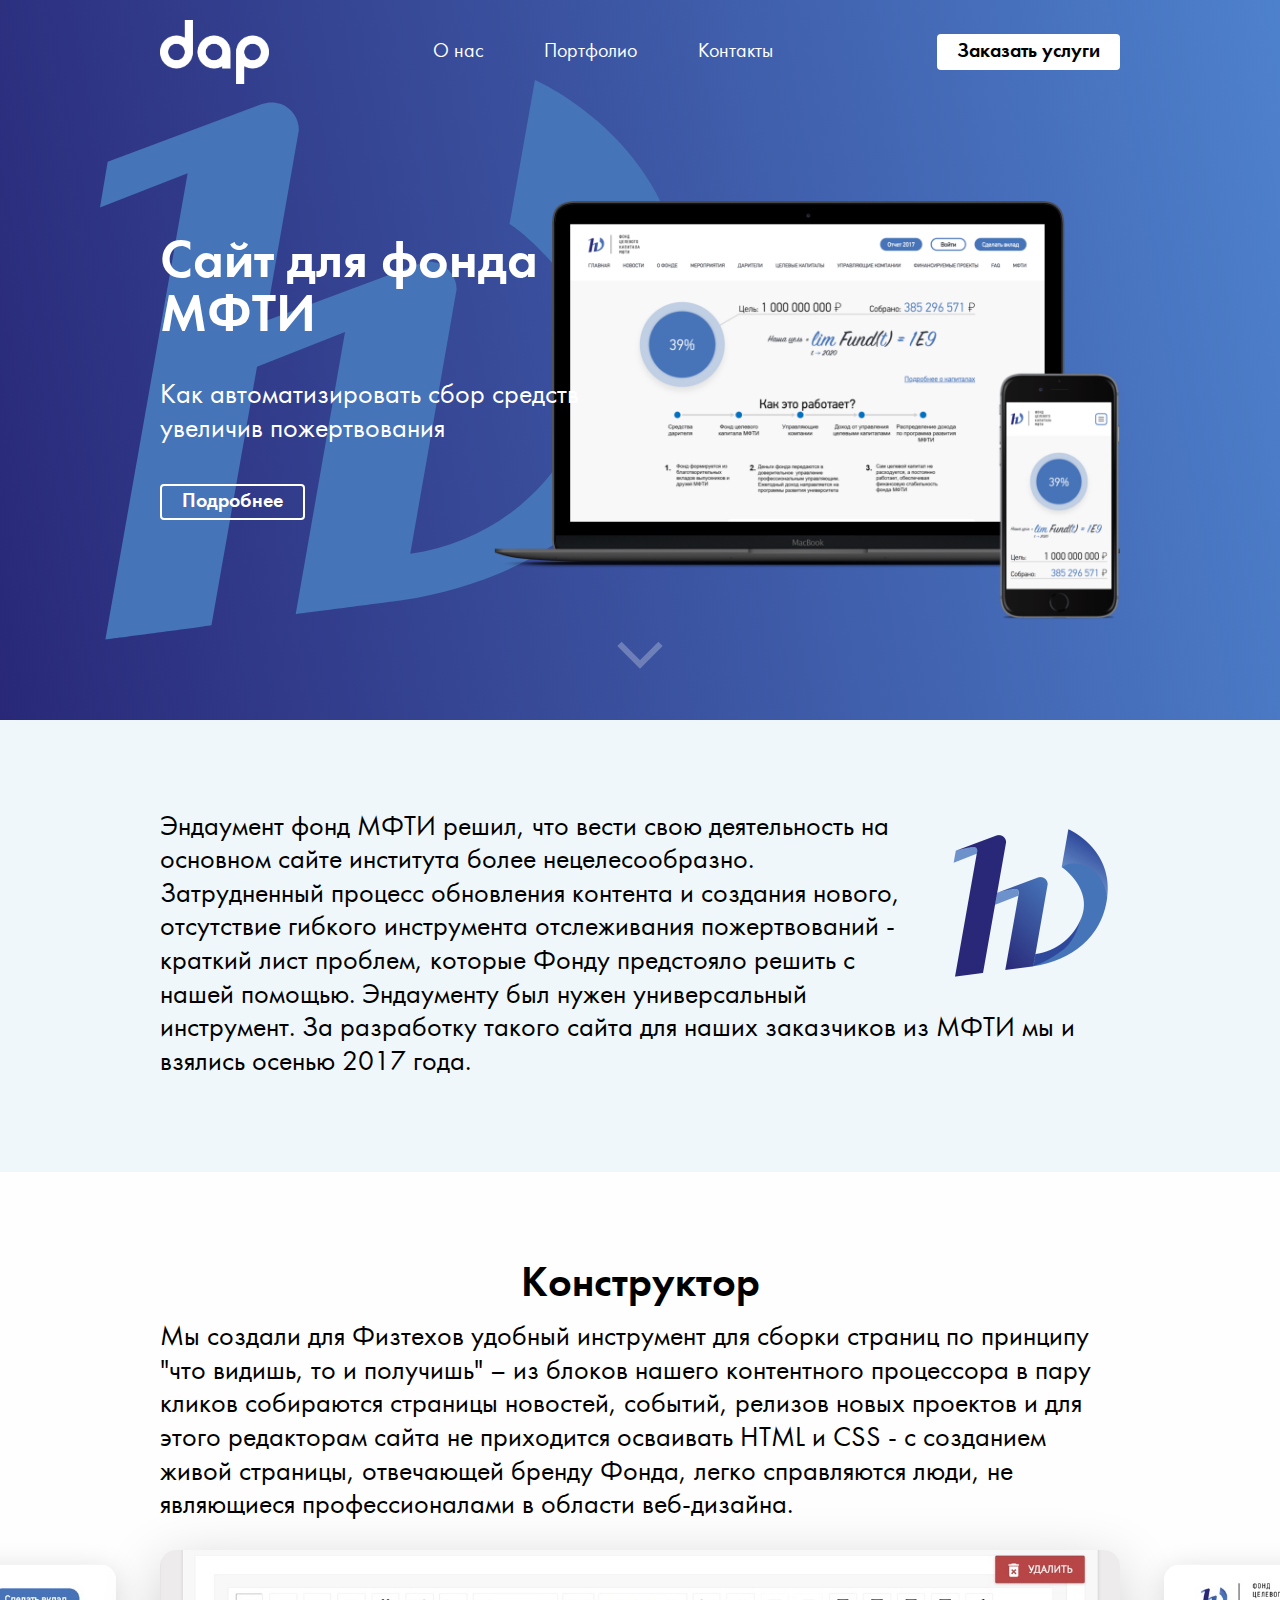
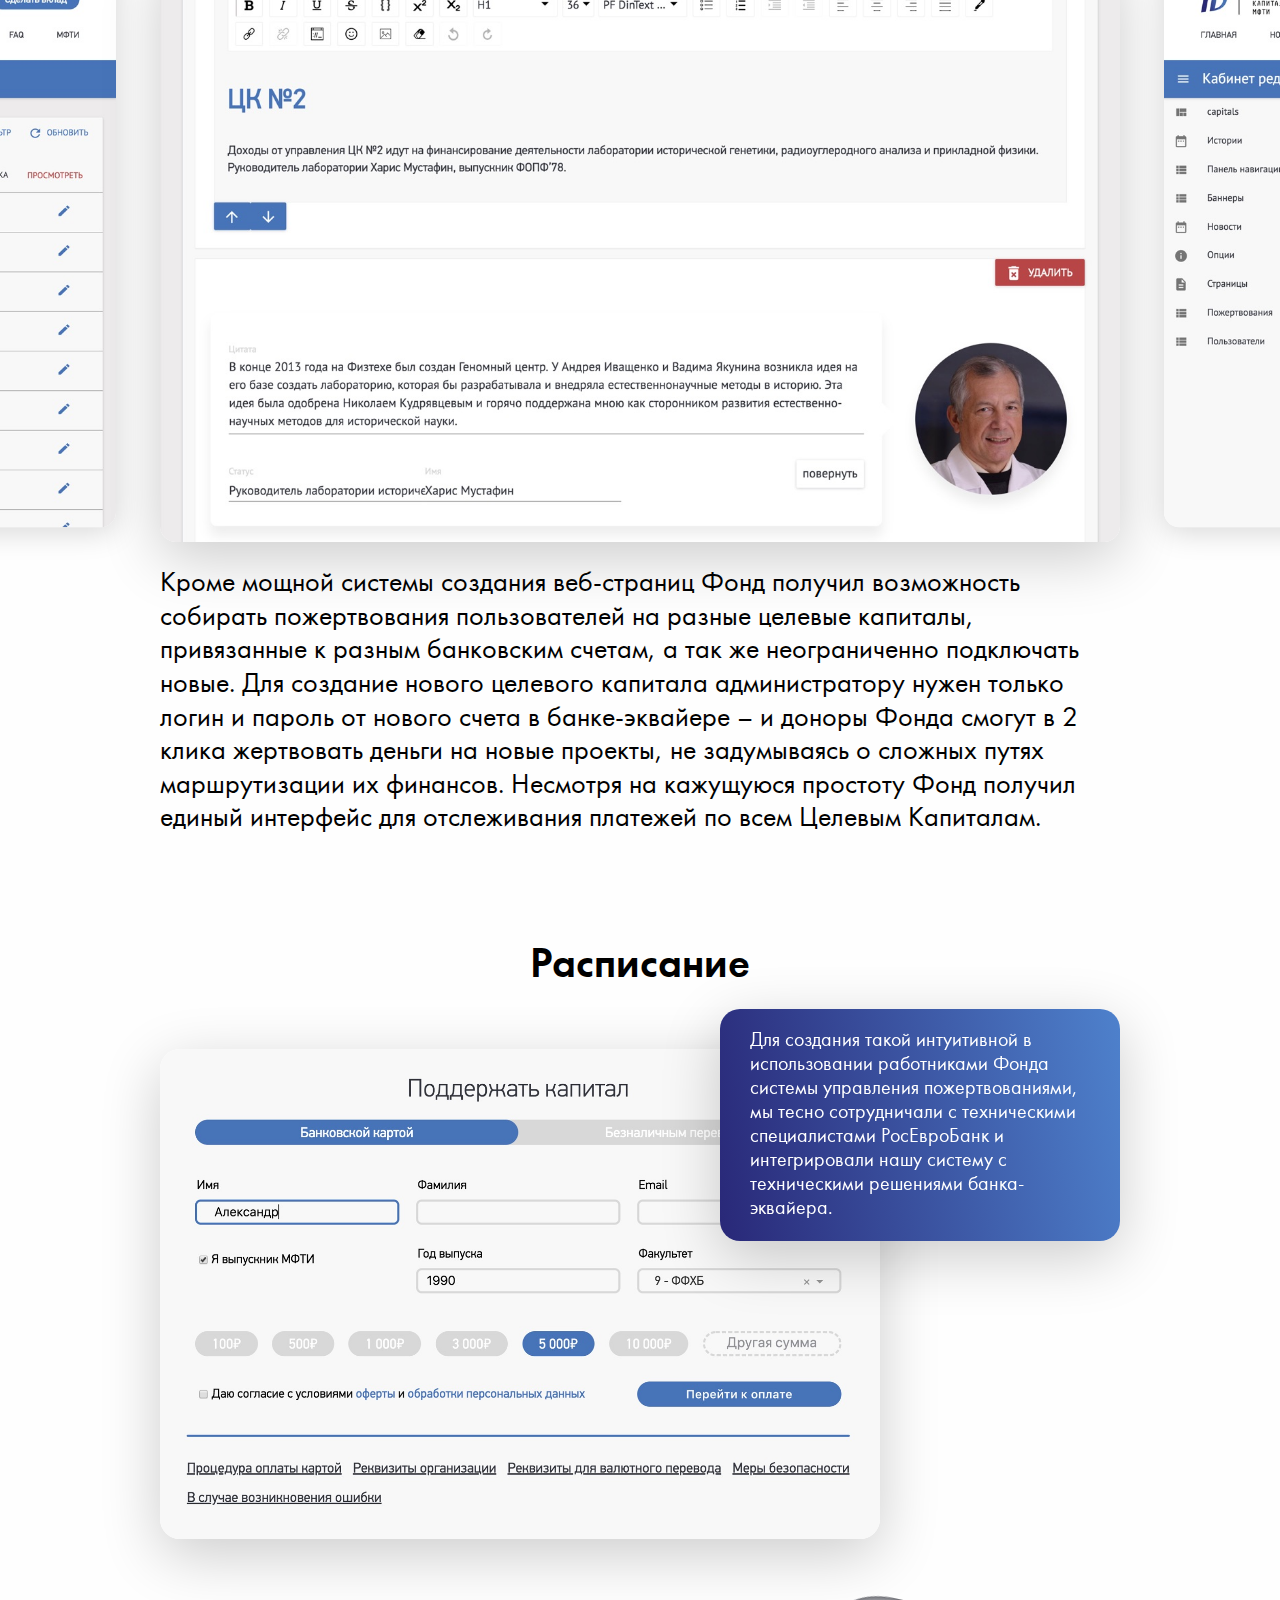
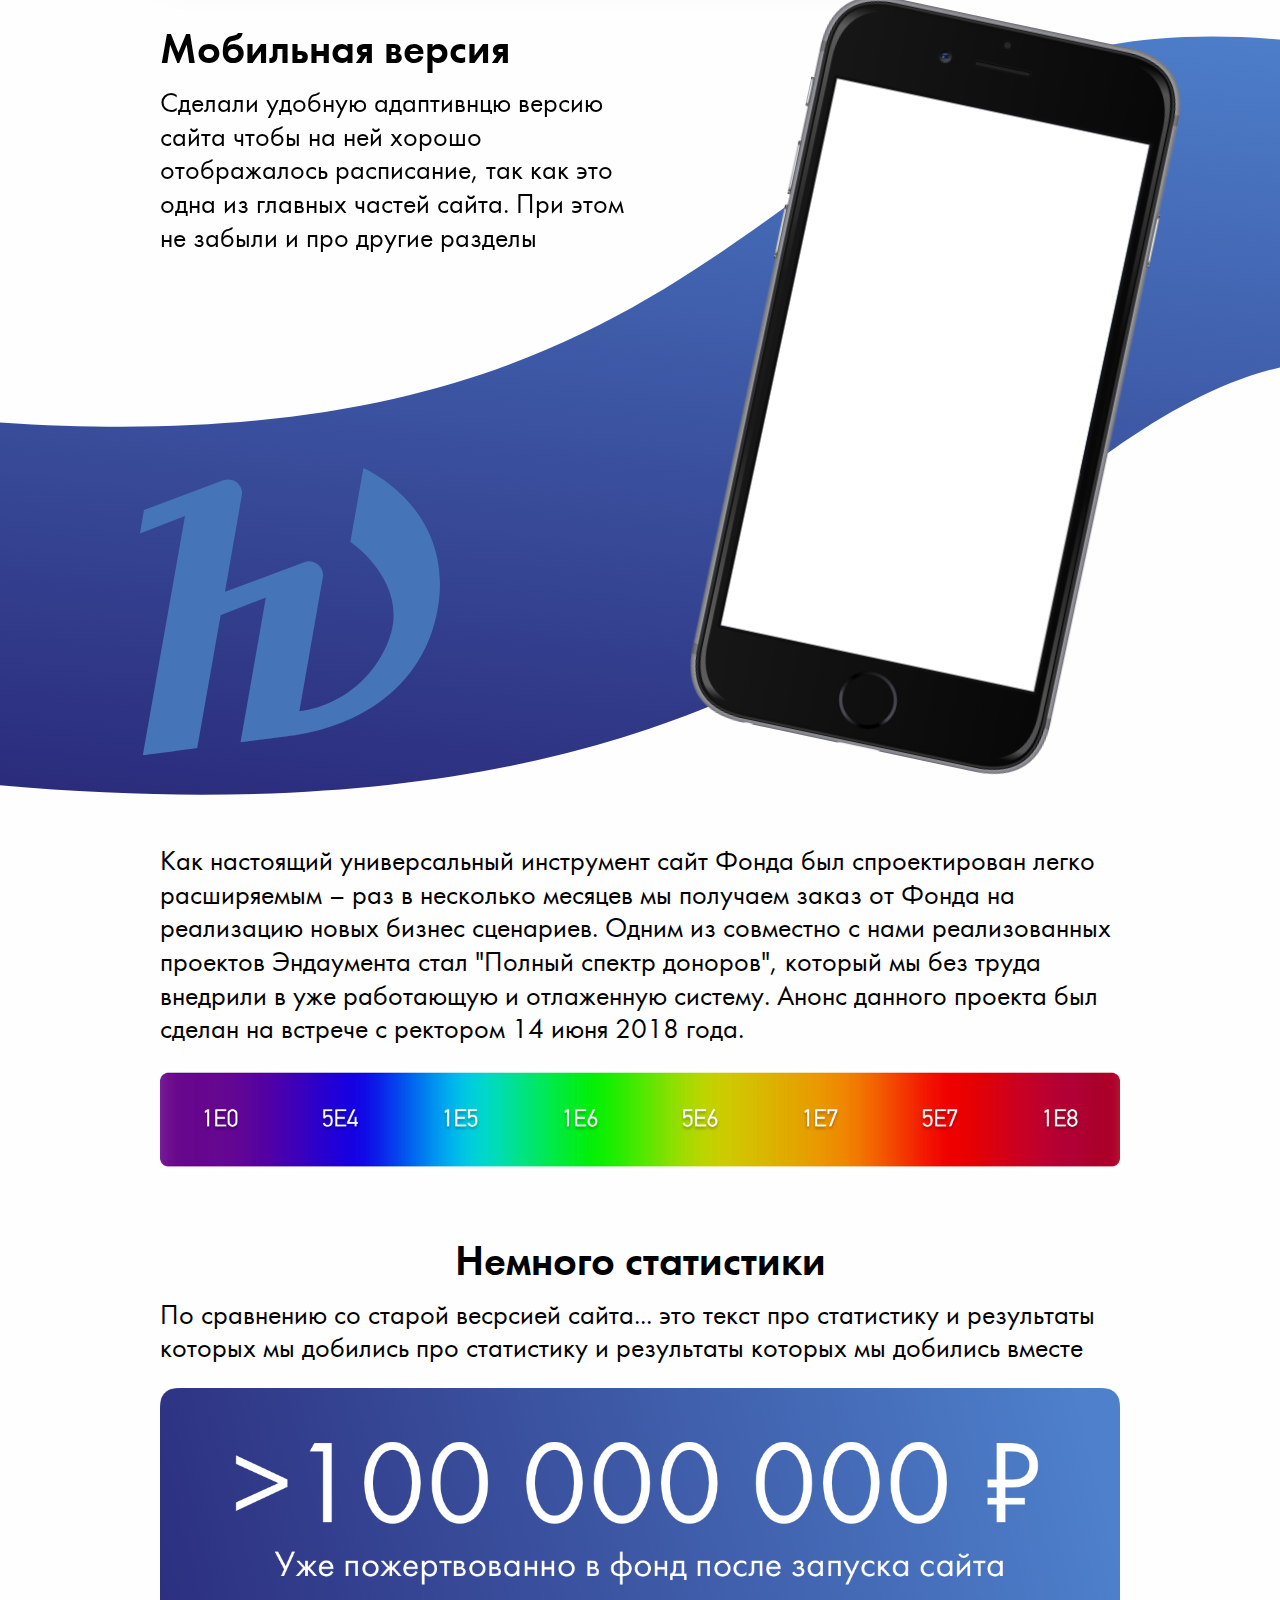
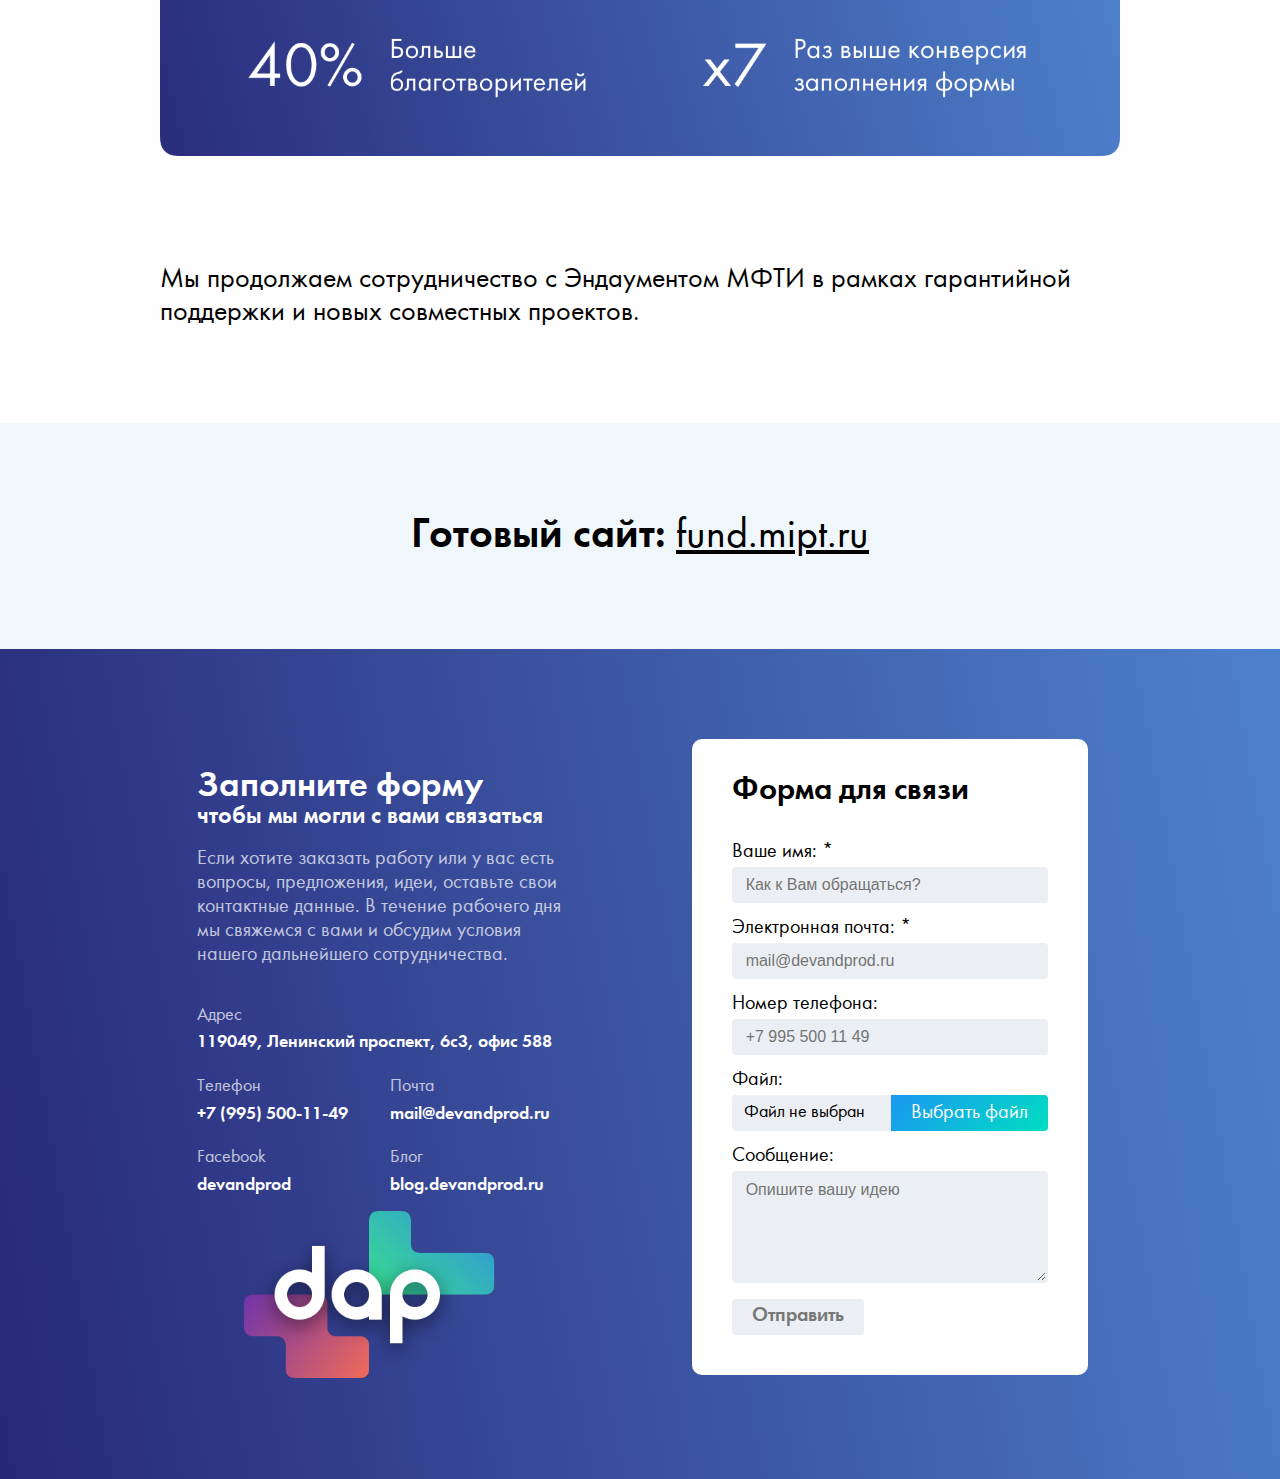
<file: mipt/index.html>
<!doctype html>
<html lang=ru>
<head>
    <meta charset="UTF-8">
    <meta name="viewport"
          content="width=device-width, user-scalable=no, initial-scale=1.0, maximum-scale=1.0, minimum-scale=1.0">
    <meta http-equiv="X-UA-Compatible" content="ie=edge">
    <title>Dev & Prod - разработка приложений и сайтов</title>
    <link rel="stylesheet" href="../css/foundation.min.css">
    <link rel="stylesheet" href="../css/case.css">

    <link rel="apple-touch-icon" sizes="180x180" href="../apple-touch-icon.png">
    <link rel="icon" type="image/png" sizes="32x32" href="../favicon-32x32.png">
    <link rel="icon" type="image/png" sizes="16x16" href="../favicon-16x16.png">
    <link rel="manifest" href="../site.webmanifest">
    <link rel="mask-icon" href="../safari-pinned-tab.svg" color="#e85672">
    <meta name="msapplication-TileColor" content="#e85672">
    <meta name="theme-color" content="#ffffff">

    <meta property="og:image:width" content="1239">
    <meta property="og:image:height" content="649">
    <meta property="og:url" content="devandprod.ru">
    <meta property="og:image" content="http://devandprod.ru/media/og-image.jpg">
    <meta property="og:description" content="Мы воплощаем в код ваши идеи для бизнеса.

    Разрабатываем мобильные приложения, корпоративные сайты, интернет-магазины, порталы и сервисы. Мы автоматизируем бизнес-процессы и выпускаем продукты под нужды наших клиентов.">
    <meta property="og:title" content="Разработка и продакшн">

    <!-- Yandex.Metrika counter -->
    <script type="text/javascript" >
        (function (d, w, c) {
            (w[c] = w[c] || []).push(function() {
                try {
                    w.yaCounter49127821 = new Ya.Metrika2({
                        id:49127821,
                        clickmap:true,
                        trackLinks:true,
                        accurateTrackBounce:true,
                        webvisor:true
                    });
                } catch(e) { }
            });

            var n = d.getElementsByTagName("script")[0],
                s = d.createElement("script"),
                f = function () { n.parentNode.insertBefore(s, n); };
            s.type = "text/javascript";
            s.async = true;
            s.src = "https://mc.yandex.ru/metrika/tag.js";

            if (w.opera == "[object Opera]") {
                d.addEventListener("DOMContentLoaded", f, false);
            } else { f(); }
        })(document, window, "yandex_metrika_callbacks2");
    </script>
    <noscript><div><img src="https://mc.yandex.ru/watch/49127821" style="position:absolute; left:-9999px;" alt="" /></div></noscript>
    <!-- /Yandex.Metrika counter -->
</head>
<body id="mipt">
    <header class="row expanded">
        <div class="slide grad-bg">
            <div class="small-12 row block relative">
            <!-- TODO: minificate svg -->
            <svg height="auto" class="hero-logo" viewBox="0 0 218 209" version="1.1" xmlns="http://www.w3.org/2000/svg" xmlns:xlink="http://www.w3.org/1999/xlink">
                <defs></defs>
                <g id="Symbols" stroke="none" stroke-width="1" fill="none" fill-rule="evenodd">
                    <g id="Media/Portfolio/MIPT_back" transform="translate(-41.000000, -46.000000)" fill="#4674B8" fill-rule="nonzero">
                        <g id="Group">
                            <path d="M203.31989,46 L193.84456,99.7021429 C197.949676,102.051612 237.116095,131.510335 221.728365,171.218939 L221.547637,171.941852 L221.728365,171.218939 C211.169133,199.020429 186.260519,218.828472 156.795246,222.855615 L156.795246,222.855615 L174.093532,124.074654 C174.083399,119.794352 171.433926,115.963913 167.432401,114.444414 C165.140097,113.6053 162.624661,113.6053 160.332358,114.444414 L102.757464,135.951089 L115.227722,64.6150216 C115.217588,60.3347199 112.568116,56.504281 108.56659,54.9847816 C106.274287,54.1456677 103.758851,54.1456677 101.466547,54.9847816 L43.8658355,76.5172754 L41,93.5573784 L73.7118341,80.8031195 L43.0138304,254.792899 C43.0138304,254.792899 77.4296748,250.300508 82.5933424,249.474321 L99.6076271,152.991192 L132.448553,140.082023 L114.040078,245.343387 C114.040078,245.343387 148.378467,240.928451 153.697045,240.179719 L153.697045,240.179719 C207.321733,231.866215 250.360902,199.670747 258.00313,144.187139 C267.710825,73.5481666 203.31989,46 203.31989,46 Z" id="Shape"></path>
                        </g>
                    </g>
                </g>
            </svg>
                <img class="hero-mock medium-rm small-rm" src="../media/Mockup/MIPT.png" alt="Mipt">
                <div class="relative">
                    <h1>Сайт для фонда МФТИ</h1>
                    <h4>Как автоматизировать сбор средств увеличив пожертвования</h4>
                    <div class="space-2"></div>
                    <a href="#about" class="button border">Подробнее</a>
                </div>
            </div>
            <div class="scroll-down">
                <a href="#about">
                    <span></span>
                </a>
            </div>
            <div class="top-absolute">
                    <div class="small-12 row block">
                        <div class="header-wrapper">
                            <a href="../"><img src="../media/LogoTextW.png" alt="DAP" class="logo-s"></a>
                            <ul class="navigation small-rm">
                                <li><a href="../#about">О нас</a></li>
                                <li><a href="../#portfolio">Портфолио</a></li>
                                <li><a href="#contact">Контакты</a></li>
                            </ul>
                            <a href="#contact" class="button header small-rm">Заказать услуги</a>
                            <a href="#contact" class="button header medium-rm large-rm">Заказать</a>
                        </div>
                        <ul class="navigation medium-rm large-rm">
                            <li><a href="../#about">О нас</a></li>
                            <li><a href="../#portfolio">Портфолио</a></li>
                            <li><a href="#contact">Контакты</a></li>
                        </ul>
                    </div>
                </div>
        </div>
    </header>
    <section id="about" class="secondary">
        <div class="small-12 row block">
            <h4>
                <img class="info-logo" src="../media/PortfolioLogos/MIPT.png" alt="Mipt">
                Эндаумент фонд МФТИ решил, что вести свою деятельность на основном сайте института более нецелесообразно. Затрудненный процесс обновления контента и создания нового, отсутствие гибкого инструмента отслеживания пожертвований - краткий лист проблем, которые Фонду предстояло решить с нашей помощью. Эндаументу был нужен универсальный инструмент. За разработку такого сайта для наших заказчиков из МФТИ мы и взялись осенью 2017 года.
            </h4>
        </div>
    </section>
    <section id="design" class="slider-wrapper">
        <div class="small-12 row block">
            <h2 class="text-center">Конструктор</h2>
            <h4>
                Мы создали для Физтехов удобный инструмент для сборки страниц по принципу "что видишь, то и получишь" – из блоков нашего контентного процессора в пару кликов собираются страницы новостей, событий, релизов новых проектов и для этого редакторам сайта не приходится осваивать HTML и CSS - с созданием живой страницы, отвечающей бренду Фонда, легко справляются люди, не являющиеся профессионалами в области веб-дизайна.
            </h4>
            <div class="slider">
                <div>
                    <img src="../media/mipt/mipt-admin-blocks.jpg" alt="Mipt">
                </div>
                <div>
                    <img src="../media/mipt/mipt-admin-pages.jpg" alt="Mipt">
                </div>
                <div>
                    <img src="../media/mipt/mipt-donations.jpg" alt="Mipt">
                </div>
            </div>
            <h4>
                Кроме мощной системы создания веб-страниц Фонд получил возможность собирать пожертвования пользователей на разные целевые капиталы, привязанные к разным банковским счетам, а так же неограниченно подключать новые. Для создание нового целевого капитала администратору нужен только логин и пароль от нового счета в банке-эквайере – и доноры Фонда смогут в 2 клика жертвовать деньги на новые проекты, не задумываясь о сложных путях маршрутизации их финансов. Несмотря на кажущуюся простоту Фонд получил единый интерфейс для отслеживания платежей по всем Целевым Капиталам.
            </h4>
        </div>
    </section>
    <section id="schedule" class="no-pd">
        <div class="small-12 row block">
            <div class="small-12 columns">
                <h2 class="text-center">Расписание</h2>
            </div>
            <div class="space-4"></div>
            <div class="small-12 columns no-pd infoblock-wrapper">
                <div class="small-12 medium-7 columns"></div>
                <div class="small-12 medium-12 large-5 columns no-pd">
                    <div class="img-mask grad-bg infoblock js-tilt level-1">
                        <p class="no-mg">
                            Для создания такой интуитивной в использовании работниками Фонда системы управления пожертвованиями, мы тесно сотрудничали с техническими специалистами РосЕвроБанк и интегрировали нашу систему с техническими решениями банка-эквайера.
                        </p>
                    </div>
                </div>
            </div>

            <div class="small-12 medium-12 large-9 columns end no-pd">
                <div class="img-mask level-0"><img src="../media/mipt/mipt-form.jpg" alt="Mipt"></div>
            </div>
        </div>
    </section>
    <section id="mobile">
        <svg class="bg-decor" height="auto" viewBox="0 0 3240 731" xmlns="http://www.w3.org/2000/svg" xmlns:xlink="http://www.w3.org/1999/xlink">
            <defs>
                <linearGradient x1="76.029253%" y1="8.15688045%" x2="25.6806014%" y2="100%" id="b">
                    <stop stop-color="#4E81CC" offset="0%"></stop>
                    <stop stop-color="#292878" offset="100%"></stop>
                </linearGradient>
                <path d="M900 382.987c955.15 133.416 774.257-463.155 1440-298.8 557.465 137.624 226.584 523.341 900 523.341-659.344 180.693-524.619-183.342-900-258.64-412.657-82.776-380.022 510.85-1440 355.133C346.587 622.72 381.086 8.38 0 8.38c386.914-69.268 449.962 311.745 900 374.606z" id="a"/>
            </defs>
            <use fill="url(#b)" xlink:href="#a" fill-rule="evenodd"/>
        </svg>
        <div class="small-12 row block">
            <div class="small-12 medium-6 columns no-pd">
                <h2>Мобильная версия</h2>
                <h4>
                    Сделали удобную адаптивнцю версию сайта чтобы на ней хорошо отображалось расписание, так как это одна из главных частей сайта. При этом не забыли и про другие разделы 
                </h4>
            </div>
            <!-- TODO: minificate svg -->
            <svg class="mobile-logo small-rm medium-rm" viewBox="0 0 218 209" version="1.1" xmlns="http://www.w3.org/2000/svg" xmlns:xlink="http://www.w3.org/1999/xlink">
                <defs></defs>
                <g id="Symbols" stroke="none" stroke-width="1" fill="none" fill-rule="evenodd">
                    <g id="Media/Portfolio/MIPT_back" transform="translate(-41.000000, -46.000000)" fill="#4674B8" fill-rule="nonzero">
                        <g id="Group">
                            <path d="M203.31989,46 L193.84456,99.7021429 C197.949676,102.051612 237.116095,131.510335 221.728365,171.218939 L221.547637,171.941852 L221.728365,171.218939 C211.169133,199.020429 186.260519,218.828472 156.795246,222.855615 L156.795246,222.855615 L174.093532,124.074654 C174.083399,119.794352 171.433926,115.963913 167.432401,114.444414 C165.140097,113.6053 162.624661,113.6053 160.332358,114.444414 L102.757464,135.951089 L115.227722,64.6150216 C115.217588,60.3347199 112.568116,56.504281 108.56659,54.9847816 C106.274287,54.1456677 103.758851,54.1456677 101.466547,54.9847816 L43.8658355,76.5172754 L41,93.5573784 L73.7118341,80.8031195 L43.0138304,254.792899 C43.0138304,254.792899 77.4296748,250.300508 82.5933424,249.474321 L99.6076271,152.991192 L132.448553,140.082023 L114.040078,245.343387 C114.040078,245.343387 148.378467,240.928451 153.697045,240.179719 L153.697045,240.179719 C207.321733,231.866215 250.360902,199.670747 258.00313,144.187139 C267.710825,73.5481666 203.31989,46 203.31989,46 Z" id="Shape"></path>
                        </g>
                    </g>
                </g>
            </svg>
            <div class="small-12 medium-6 columns no-pd">
            <div class="iphone-wrapper">
                <div class="iphone">
                    <div class="screen">
                        <iframe src="https://fund.mipt.ru" frameborder="0"></iframe>
                    </div>
                    <img src="../media/iPhone-frame.png" alt="iPhone">
                </div>
            </div>
        </div>

    </section>

    <section id="realisation" class="no-pd">
        <div class="small-12 row block">
            <h4>
                Как настоящий универсальный инструмент сайт Фонда был спроектирован легко расширяемым – раз в несколько месяцев мы получаем заказ от Фонда на реализацию новых бизнес сценариев. Одним из совместно с нами реализованных проектов Эндаумента стал "Полный спектр доноров", который мы без труда внедрили в уже работающую и отлаженную систему. Анонс данного проекта был сделан на встрече с ректором 14 июня 2018 года.
                <img class="fw-img" src="../media/mipt/mipt-spectrum.png" alt="Шкала «Полного спектра доноров»">
            </h4>
        </div>
    </section>
    <section id="stats" class="stats-block">
        <div class="small-12 row block">
            <h2 class="text-center">Немного статистики</h2>
            <h4>
                По сравнению со старой весрсией сайта... это текст про статистику и результаты которых мы добились про статистику и результаты которых мы добились вместе
                <img class="fw-img small-rm" src="../media/mipt/mipt-stats.png" alt="Статистика">
                <img class="fw-img medium-rm large-rm" src="../media/mipt/mipt-stats-mobile.png" alt="Статистика">
            </h4>
        </div>
    </section>
    <section id="conclusion">
        <div class="small-12 row block">
            <h4>
                    Мы продолжаем сотрудничество с Эндаументом МФТИ в рамках гарантийной поддержки и новых совместных проектов.
            </h4>
        </div>
    </section>
    <section id="result" class="secondary">
        <div class="small-12 row block">
            <h2 class="text-center">
                Готовый сайт: <a href="https://fund.mipt.ru">fund.mipt.ru</a>
            </h2>
        </div>
    </section>

    <section  id="contact" class="grad-bg no-pd">
        <div class="small-12 row">
            <div class="columns small-12 space-4 small-rm"></div>
            <div class="columns w-05 small-rm medium-rm space-1"></div>

            <div class="columns medium-6 large-5 text-left small-text-center">
                <div class="space-3"></div>
                <div class="space-1"></div>
                <h2 class="no-mg" style="font-size: 36px">Заполните форму</h2>
                <h5>чтобы мы могли с вами связаться</h5>
                <div class="space-1"></div>
                <p class="translucent">Если хотите заказать работу или у вас есть вопросы, предложения, идеи, оставьте свои контактные данные. В течение рабочего дня мы свяжемся с вами и обсудим условия нашего дальнейшего сотрудничества.</p>
                <div class="space-2 medium-rm large-rm"></div>
                <div class="small-rm">
                    <div class="contact columns small-12 no-pd">
                        <p class="translucent">Адрес</p>
                        <a target="_blank" href="https://www.google.ru/maps/place/%D0%9B%D0%B5%D0%BD%D0%B8%D0%BD%D1%81%D0%BA%D0%B8%D0%B9+%D0%BF%D1%80.,+6%D1%812,+588,+%D0%9C%D0%BE%D1%81%D0%BA%D0%B2%D0%B0,+119049/@55.7245425,37.6013112,17z/data=!3m1!4b1!4m5!3m4!1s0x46b54b0c56f00001:0x512654e400cac648!8m2!3d55.7245425!4d37.6034999">
                            <p class="bold">119049, Ленинский проспект, 6с3, офис 588</p>
                        </a>
                    </div>
                    <div class="contact columns small-12 medium-6 no-pd">
                        <p class="translucent">Телефон</p>
                        <a href="tel:+79955001149"><p class="bold">+7 (995) 500-11-49</p></a>
                    </div>
                    <div class="contact columns small-12 medium-6 no-pd">
                        <p class="translucent">Почта</p>
                        <a href="mailto:mail@devandprod.ru"><p class="bold">mail@devandprod.ru</p></a>
                    </div>
                    <div class="contact columns small-12 medium-6 no-pd">
                        <p class="translucent">Facebook</p>
                        <a href="https://www.facebook.com/devandprod" target="_blank"><p class="bold">devandprod</p></a>
                    </div>
                    <div class="contact columns small-12 medium-6 no-pd">
                        <p class="translucent">Блог</p>
                        <a href="http://blog.devandprod.ru" target="_blank"><p class="bold">blog.devandprod.ru</p></a>
                    </div>
                    <div class="columns small-12 medium-10 end">
                        <img src="../media/dap_static.png" alt="DAP" class="logo-s-footer">
                        <!-- <p class="translucent text-center">© Dev &amp Prod 2018</p> -->
                    </div>
                </div>
            </div>
            <div class="columns small-rm medium-rm large-1 space-1"></div>
            <div class="columns medium-6 large-5 form-wrapper">
                <div class="form-back"> </div>
                <h3 class="">Форма для связи</h3>
                <div class="space-2"></div>
                <form name="form" id="form">
                    <!-- <input id="Topic" type="text" value="Новая заявка" hidden> -->
                    <label for="SenderName">Ваше имя: *</label>
                    <input id="SenderName" name="SenderName" type="text" class="input validation" placeholder="Как к Вам обращаться?">
                    <label for="SenderEmail">Электронная почта: *</label>
                    <input id="SenderEmail" name="SenderEmail" type="email" class="input validation" placeholder="mail@devandprod.ru">
                    <label for="SenderPhoneNumber">Номер телефона:</label>
                    <input id="SenderPhoneNumber" name="SenderPhoneNumber" type="phone" class="input" placeholder="+7 995 500 11 49">
                    <label for="Attachment">Файл:</label>
                    <input id="Attachment" name="Attachment" type="file" class="input inputfile">
                    <label for="Attachment" class="input" style="padding: 2px 10px;">
                        <span class="file-label">Файл не выбран</span>
                        <div class="button right">Выбрать файл</div>
                    </label>
                    <label for="Content">Сообщение:</label>
                    <textarea id="Content" name="Content" type="textarea" class="input area" rows="5" placeholder="Опишите вашу идею"></textarea>
                    <p id="form-message" class="hide">Введите все обязательные поля (*)</p>
                    <!-- <button id="form-submit" class="button submit">Отправить</button> -->
                    <input type="submit" id="form-submit" class="button submit primary" value="Отправить">
                </form>
                <div class="space-2"></div>
                <div id="submit-success" class="form-back all-center">
                    <div id="success-info" style="margin-top: -40px">
                        <img class="success" src="../media/success.png" alt="Успешно">
                        <div class="space-2"></div>
                        <h3 class="">Спасибо за заявку</h3>
                        <h4 class="">Мы свяжемся с вами в ближайшее время</h4>
                    </div>
                    <div id="error-info" class="remove" style="margin-top: -40px">
                        <img class="success" src="../media/error.png" alt="Ошибка">
                        <div class="space-2"></div>
                        <h3 class="">Произошла ошибка</h3>
                        <h4 class="">Попробуйте связаться через наши контакты</h4>
                    </div>
                </div>
            </div>
            <div class="medium-rm large-rm">
                <div class="contact columns small-12">
                <div class="space-2"></div>
                    <p class="translucent">Адрес</p>
                    <a target="_blank" href="https://www.google.ru/maps/place/%D0%9B%D0%B5%D0%BD%D0%B8%D0%BD%D1%81%D0%BA%D0%B8%D0%B9+%D0%BF%D1%80.,+6%D1%812,+588,+%D0%9C%D0%BE%D1%81%D0%BA%D0%B2%D0%B0,+119049/@55.7245425,37.6013112,17z/data=!3m1!4b1!4m5!3m4!1s0x46b54b0c56f00001:0x512654e400cac648!8m2!3d55.7245425!4d37.6034999">
                        <p class="bold">119049, Ленинский проспект, 6с3, офис 588</p>
                    </a>
                </div>
                <div class="contact columns small-12 medium-6">
                    <p class="translucent">Телефон</p>
                    <a href="tel:+79955001149"><p class="bold">+7 (995) 500-11-49</p></a>
                </div>
                <div class="contact columns small-12 medium-6">
                    <p class="translucent">Почта</p>
                    <a href="mailto:mail@devandprod.ru"><p class="bold">mail@devandprod.ru</p></a>
                </div>
                <div class="contact columns small-12 medium-6">
                    <p class="translucent">Facebook</p>
                    <a href="https://www.facebook.com/devandprod" target="_blank"><p class="bold">devandprod</p></a>
                </div>
                <div class="contact columns small-12 medium-6">
                    <p class="translucent">Блог</p>
                    <a href="http://blog.devandprod.ru" target="_blank"><p class="bold">blog.devandprod.ru</p></a>
                </div>
                <div class="columns small-12 medium-10 end">
                    <img src="../media/dap_static.png" alt="DAP" class="logo-s-footer">
                    <p class="translucent text-center">© Dev &amp Prod 2018</p>
                </div>
            </div>
        </div>
        <div class="space-4"></div>
    </footer>
<script src="../js/jquery.min.js"></script>
<script src="../js/tilt.js"></script>
<script src="../js/slick.min.js"></script>
<script src="../js/script.js"></script>
</body>
</html>
</file>
<file: css/style.css>
html {
    width: 100%;
    min-width: 280px;
}

body {
    width: 100%;
    height: 100%;

    color: #000;

    font-weight: normal;
    font-family: 'Futura', Helvetica, Arial, sans-serif;
}

@font-face {
    font-weight: 300;
    font-style: light;
    font-family: 'Futura';

    src: url('../font/f300.woff') format('woff');
}
@font-face {
    font-weight: 400;
    font-style: normal;
    font-family: 'Futura';

    src: url('../font/f400.woff') format('woff');
}
@font-face {
    font-weight: 500;
    font-style: medium;
    font-family: 'Futura';

    src: url('../font/f500.woff') format('woff');
}
@font-face {
    font-weight: 600;
    font-style: semibold;
    font-family: 'Futura';

    src: url('../font/f600.woff') format('woff');
}
@font-face {
    font-weight: 700;
    font-style: bold;
    font-family: 'Futura';

    src: url('../font/f600.woff') format('woff');
}

@font-face {
    font-weight: 400;
    font-style: normal;
    font-family: 'Material Icons';

    src: url(../font/icons/MaterialIcons-Regular.eot); /* For IE6-8 */
    src: local('Material Icons'),
    local('MaterialIcons-Regular'),
    url(../font/icons/MaterialIcons-Regular.woff2) format('woff2'),
    url(../font/icons/MaterialIcons-Regular.woff) format('woff'),
    url(../font/icons/MaterialIcons-Regular.ttf) format('truetype');
}


.inline {
    display: inline-block;
}
.right {
    float: right;
}
.left {
    float: left;
}
.center {
    display: flex;

    text-align: center;

    align-items: center;
    justify-content: center;
}

.space-0 {
    min-height: 0;
}
.space-1 {
    min-height: 10px;
}
.space-2 {
    min-height: 20px;
}
.space-3 {
    min-height: 30px;
}
.space-4 {
    min-height: 80px;
}
.space-5 {
    min-height: 100px;
}
.space-6 {
    min-height: 200px;
}


.height-0 {
    min-height: 0;
}

.remove {
    display: none;
}

.top-absolute {
    position: absolute;
    top: 0;
    width: 100%;
    height: auto;
    display: flex;
    flex-direction: column;
    justify-content: center;
    transition: 0.5s ease;
    min-height: 30%;
}

.slide {
    position: relative;

    display: flex;
    overflow: hidden;

    width: 100%;
    height: 100vh;
    min-height: 600px;
    padding-top: 100px;

    text-align: center;

    align-items: center;
    justify-content: center;
}

.dark-bg {
    color: #FFF;
    background: url(../media/pattern.jpg) center center;
    background-attachment: fixed;
    padding-bottom: 0;
}

a {
    text-decoration: none;

    color: inherit;
}

.logo-s {
    display: block;

    width: 200px;
    margin: 30px auto;
    transition: 0.8s ease;
}

.logo-s-footer {
    display: block;

    width: 200px;
    margin: 20px auto;
} 

.hero-content {
    transition: 0.5s ease;
}

.hero-content.delay-1 {
    transition-delay: 0.5s;
}

.hero-content.delay-2 {
    transition-delay: 0.6s;
}

.hero-content.delay-3 {
    transition-delay: 0.7s;
}

.navigation {
    display: flex;

    max-width: 500px;
    margin: 30px auto;
    padding: 0;

    color: #FFF;

    flex-wrap: wrap;
    justify-content: space-around;
    transition: 0.5s ease;
    transition-delay: 0.3s;
}

.navigation > li {
    margin: 0 10px;
    min-width: 100px;

    list-style-type: none;

    color: #FFF;

    font-size: 20px;
}

.navigation > li:hover {
    text-decoration: underline;
}

.slide.not-loaded .logo-s {
    width: 380px;
    /* margin: 50% auto 10% auto; */
    margin: 50px auto 10% auto;
    /* transform: translateY(30%); */
}
.slide.not-loaded ul.navigation {
    opacity: 0;
}

.slide.not-loaded .hero-content {
    opacity: 0;
    transform: translateY(20%);
}

.slide.not-loaded .top-absolute {
    min-height: 100%;
}

h1 {
    font-weight: 600;
    font-size: 54px;
    line-height: 1;
}

h2 {
    margin: 16px 0 8px 0;

    font-weight: 600;
    font-size: 42px;
    line-height: 1;
}

h3 {
    margin: 16px 0 8px 0;

    font-weight: 600;
    font-size: 32px;
    line-height: 1;
}

h4 {
    margin: 16px 0;

    font-weight: 400;
    font-size: 28px;
    line-height: 1.2;
}

h5 {
    margin: 0;

    font-weight: 600;
    font-size: 24px;
    line-height: 1;
}

p {
    font-weight: 400;
    font-size: 20px;
    line-height: 1.2;
    margin-top: 8px;
    margin-bottom: 24px;
}

#about {
    background-image: linear-gradient(-32deg, #39DC94 0%, #3295D9 100%);
}

.info-img {
    position: absolute;
    bottom: 0;
    left: 20px;
    width: 32%;
    height: auto;
}
.info-text-wrapper {
    color: #FFF;
    padding: 46px;
    padding-right: 0;
    text-align: left;
}

.relative {
    position: relative;
}

.text-left {
    text-align: left;
}
.text-center {
    text-align: center;
}

.bold {
    font-weight: 600;
}

.no-mb {
    margin-bottom: 0;
}
.no-mg {
    margin: 0;
}
.no-pd {
    padding: 0 !important;
}
.no-overflow {
    overflow: hidden;
}

.translucent {
    opacity: 0.7;
}

.contact {
    margin: 8px 0;
    min-width: 180px;
}

.contact p {
    margin: 6px 0 0 0;

    font-size: 18px;
}

.contact > a:hover {
    text-decoration: underline;
}

.block {
    display: inline-block;

    padding: 0 20px;

    vertical-align: top;
}
.logo-footer {
    position: relative;
    left: -30px;
}

.button {
    position: relative;

    display: inline-flex;
    align-items: center;
    justify-content: center;

    width: auto;
    min-height: 36px;
    margin: 0 auto;
    padding: 0 20px;
    border: none;
    font-family: 'Futura', Helvetica, Arial, sans-serif;

    cursor: pointer;
    transition: 0.3s ease;
    outline: none;

    color: #FFF;
    border-radius: 4px;
    background-image: linear-gradient(-208deg, #D54444 0%, #F4AE53 100%);

    font-weight: 600;
    font-size: 20px;
}

.button.big {
    height: 46px;
    padding: 0 30px;
    transition: 0.3s;
}

.button.big:hover {
    box-shadow: #e93a2a96 0 4px 112px;
}

.button:hover {
    background-image: linear-gradient(-208deg, #E62B2B 0%, #FD9C1D 100%);
    box-shadow: #0002 0 2px 12px;
}

.button.right {
    margin:0;
    right:-2px;
    top:-2px;
    bottom:0;
    border-radius: 0 4px 4px 0;
    background-image: linear-gradient(-225deg, #1A97F1 0%, #00DEC2 100%);
    position: absolute;
    font-weight: 400;
}

.button.right:hover {
    background-image: linear-gradient(-225deg, #1A97F1 0%, #00DEC2 100%);
    box-shadow: none;
}

.button.disabled {
    background: #EBEFF3;
    color: #777;
}

.button.disabled:hover {
    box-shadow: none;
}

#form-message {
    /* margin: 0 0 8px 0; */
    color: #d54444;
    transition: 0.3s;
}

#form-message.hide {
    opacity: 0;
    height: 0;
    margin: 0;
    /* display: none; */
}

#submit-success {
    opacity: 0;
    pointer-events: none;
    transition: 0.3s ease;
}

#submit-success.show {
    opacity: 1;
    pointer-events: all;
}

.success {
    width: 40%;
    margin: 0 auto;
}

.all-center {
    display: flex;
    align-items: center;
    justify-content: center;
    padding: 20px;
}

.scroll-down {
    position: absolute;
    bottom: 20px;
}

.scroll-down a {
    text-decoration: none;

    color: white;

    font-weight: 300;
    font-size: 20px;
}

.scroll-down a span {
    position: absolute;
    top: -70px;
    left: 50%;

    box-sizing: border-box;
    width: 32px;
    height: 32px;
    margin-left: -16px;

    transform: rotate(-45deg);
    transform: rotate(-45deg);
    animation: scroll-down-animation 5s infinite;

    border-left: 6px solid #FFF4;
    border-bottom: 6px solid #FFF4;
}

@keyframes scroll-down-animation {
    0% {
        transform: rotate(-45deg) translate(0, 0);

        opacity: 0;
    }
    30% {
        opacity: 1;
    }
    60% {
        transform: rotate(-45deg) translate(-20px, 20px);

        opacity: 0;
    }
    100% {
        transform: rotate(-45deg) translate(-20px, 20px);

        opacity: 0;
    }
}

section.gray {
    background-color: #F9F9F9;
}

section {
    padding: 76px 0;

    text-align: center;
}

#portfolio {
    padding-left: 20px;
    padding-right: 20px;
}

.simply-text {
    max-width: 650px;
    margin: 0 auto;
}

.tetris-block {
    width: 60%;
    margin: 0 auto;

    transition: 0.3s;
}
.tetris-block:hover {
    transform: scale(1.03);
}

.preference-icon {
    width: 64px;
    margin: 0 auto;

    transition: 0.3s;
}
.preference-icon:hover {
    transform: scale(1.03);
}

.project-wrapper {
    position: relative;

    padding: 16.666666% 0;

    transform: translateZ(-20px);

    transform-style: preserve-3d;
}

.project-item {
    position: absolute;
    top: 10px;
    right: 10px;
    bottom: 10px;
    left: 10px;

    overflow: hidden;

    transition: 0.3s ease;

    border-radius: 20px;
    background-position: center center;
    background-size: cover;
}

.project-item.level-1 {
    transform: translateZ(30px);
}

.project-item.level-0 {
    box-shadow: 0 12px 24px 0 rgba(0,0,0,0.10);
}

.select {
    position: relative;

    display: inline-block;
    display: flex;
    overflow: hidden;

    min-height: 32px;
    margin: 0 auto;

    cursor: pointer;
    transition: 0.3s;

    border-radius: 4px;
    background-color: #EBEFF3;

    align-items: stretch;
}
.select:hover {
    background-color: rgb(222, 225, 228);
}

.select > .part {
    position: relative;

    display: flex;

    width: 50%;
    min-height: 36px;
    padding: 8px 12px; 
    line-height: 18px;

    transition: 0.3s;
    text-align: center;

    font-weight: 600;
    font-size: 20px;

    align-items: center;
    justify-content: center;
}

.select > .left {
    color: #FFF;

    font-weight: 600;
}

.select > .right {
    color: #000;

    font-weight: 600;
}

.select > .die {
    position: absolute;
    top: 0;
    bottom: 0;
    left: 0;

    width: 50%;

    transition: 0.3s ease;

    border-radius: 4px 0 0 4px;
    background-image: linear-gradient(-41deg, #F16262 0%, #733F9E 100%);
}

.select.active > .die {
    transform: translateX(100%);

    border-radius: 0 4px 4px 0;
}

.select.active > .left {
    color: #000;

    font-weight: 600;
}

.select.active > .right {
    color: #FFF;

    font-weight: 600;
}

.select-wrapper {
    max-width: 540px;
    margin: 0 auto;
    padding: 10px;
}

.form-wrapper {
    position: relative;

    padding: 30px 50px;

    color: #000;
}
.form-wrapper > * {
    position: relative;
}

.form-back {
    position: absolute;
    top: 10px;
    right: 10px;
    bottom: 10px;
    left: 10px;

    overflow: hidden;

    transition: 0.3s ease;

    border-radius: 10px;
    background-color: #FFF;
}

label {
    float: left;

    margin: 2px 0 -8px 0;

    text-align: left;

    color: #000;

    font-size: 20px;
}

.input {
    position: relative;
    width: 100%;
    display: inline-block;
    height: 36px;
    margin: 8px 0;
    padding: 8px 12px;

    resize: vertical;
    transition: 0.3s;

    border: 2px solid  transparent;
    border-radius: 4px;
    outline: none;
    background-color: #EBEFF3;
}
.input:focus {
    padding: 8px 20px;

    border: 2px solid #CDD6E0;
    background-color: #FFF;
}
.input:hover {
    border: 2px solid  #CDD6E0;
}

.input.area {
    height: auto;
}

.input > span {
    font-size: 18px;
}

input[type='file'] {
    width: 0.1px;
    height: 0.1px;
    opacity: 0;
    overflow: hidden;
    position: absolute;
    z-index: -1;
}

.w-05 {
    width: 4.166665%;
}

.file-label {
    display: block;
    white-space: nowrap;
    overflow: hidden;
    text-overflow: ellipsis;
    max-width: calc(100% - 150px);
}

header h1 {
    max-width: 490px;
    margin:  0 auto;    
}

header h4 {
    max-width: 490px;
    margin:  0 auto;    
    margin-top: 12px;
}

/*small*/
@media screen and (max-width: 639px) {
    .small-no-padding {
        padding: 0 !important;
    }
    .small-text-center {
        text-align: center;
    }
    .small-rm {
        display: none;
    }
    .small-0 {
        width: 0!important;
        margin: 0!important;
        padding: 0!important;
    }
    .small-center {
        display: flex;

        text-align: center;

        align-items: center;
        justify-content: center;
    }

    a {
        text-decoration: underline;
    }

    a.button {
        text-decoration: none;
    }

    section {
      padding: 24px 0;
    }

    header h1 {
        font-size: 12vw;
    }

    .project-wrapper {
        position: relative;

        padding: 25% 0;
    }

    .tetris-block {
        width: 40%;
    }
    .small-text-center {
        text-align: center;
    }
    .navigation {
        position: absolute;
        max-width: none;
        top: 0;
        width: 100%;
        right: 0;
    }

    .navigation > li {
        min-width: auto;
    }
    .logo-s {
        margin: 80px auto;
    }
    .slide {
        padding-top: 150px;
        min-height: 660px;
    }

    .info-text-wrapper {
        padding: 42px 0;
        text-align: center;
    }
    .form-wrapper {
        padding: 30px 40px;
    }

    .dark-bg {
        background: #000;
    }

    #portfolio {
        padding-left: 10px;
        padding-right: 10px;
    }

    .project-item {
        border-radius: 10px;
        top: 5px;
        right: 5px;
        bottom: 5px;
        left: 5px;
    }

    .select-wrapper {
        padding: 5px;
    }
}

/*medium*/
@media only screen and (min-width: 640px) and (max-width: 1023px) {
    .medium-text-center {
        text-align: center;
    }
    .medium-padding-right {
        padding: 0 10px 0 0;
    }
    .medium-padding-left {
        padding: 0 0 0 10px;
    }
    .medium-rm {
        display: none;
    }
    .medium-0 {
        width: 0!important;
        margin: 0!important;
        padding: 0!important;
    }
    section {
      padding: 24px 0;
    }
    .logo-s {
        width: 160px;
        margin: 10px auto;
    }
    .navigation {
        margin: 10px auto;
    }
    .slide {
        padding-top: 80px;
        min-height: 500px;
    }

    .info-text-wrapper {
        padding: 42px 0;
        text-align: center;
    }
}

/*large*/
@media only screen and (min-width: 1024px) {
    .large-rm {
        display: none;
    }
    .large-0 {
        width: 0!important;
        margin: 0!important;
        padding: 0!important;
    }
}
</file>
<file: css/case.css>
html {
    width: 100%;
    min-width: 280px;
}

body {
    width: 100%;
    height: 100%;

    color: #000;

    font-weight: normal;
    font-family: 'Futura', Helvetica, Arial, sans-serif;
    overflow-x: hidden;
}

@font-face {
    font-weight: 300;
    font-style: light;
    font-family: 'Futura';

    src: url('../font/f300.woff') format('woff');
}
@font-face {
    font-weight: 400;
    font-style: normal;
    font-family: 'Futura';

    src: url('../font/f400.woff') format('woff');
}
@font-face {
    font-weight: 500;
    font-style: medium;
    font-family: 'Futura';

    src: url('../font/f500.woff') format('woff');
}
@font-face {
    font-weight: 600;
    font-style: semibold;
    font-family: 'Futura';

    src: url('../font/f600.woff') format('woff');
}
@font-face {
    font-weight: 700;
    font-style: bold;
    font-family: 'Futura';

    src: url('../font/f600.woff') format('woff');
}

@font-face {
    font-weight: 400;
    font-style: normal;
    font-family: 'Material Icons';

    src: url(../font/icons/MaterialIcons-Regular.eot); /* For IE6-8 */
    src: local('Material Icons'),
    local('MaterialIcons-Regular'),
    url(../font/icons/MaterialIcons-Regular.woff2) format('woff2'),
    url(../font/icons/MaterialIcons-Regular.woff) format('woff'),
    url(../font/icons/MaterialIcons-Regular.ttf) format('truetype');
}


.inline {
    display: inline-block;
}
.right {
    float: right;
}
.left {
    float: left;
}
.center {
    display: flex;

    text-align: center;

    align-items: center;
    justify-content: center;
}

.space-0 {
    min-height: 0;
}
.space-1 {
    min-height: 10px;
}
.space-2 {
    min-height: 20px;
}
.space-3 {
    min-height: 30px;
}
.space-4 {
    min-height: 80px;
}
.space-5 {
    min-height: 100px;
}
.space-6 {
    min-height: 200px;
}


.height-0 {
    min-height: 0;
}

.remove {
    display: none;
}
.top-absolute {
    position: absolute;
    top: 0;

    width: 100%;
}

.relative {
    position: relative;
}

.slide {
    position: relative;
    overflow: hidden;

    width: 100%;
    padding: 200px 0;

    align-items: center;
    justify-content: center;
}

.grad-bg {
    color: #FFF;
    background-image: linear-gradient(-45deg, #91A5B6 0%, #8ABCBF 100%);
}

#forum .grad-bg {
    background-image: linear-gradient(-96deg, #49DE9C 0%, #027F7E 100%);
}

#mipt .grad-bg {
    background-image: linear-gradient(-100deg, #4E81CC 0%, #292878 100%);
}

section.gray {
    background-color: #F9F9F9;
}

#forum section.secondary {
    background-color: #E6F8F8;
}

#mipt section.secondary {
    background-color: #F0F7FB;
}

section {
    position: relative;
    padding: 76px 0;
    max-width: 100%;
}

a {
    text-decoration: none;

    color: inherit;
}


.logo-s {
    display: inline-block;
    height: 64px;
    margin: 10px 0;
}

.header-wrapper {
    display: flex;
    justify-content: space-between;
    align-items: center;
    flex-wrap: wrap;
    padding: 10px 0;
}

.navigation {
    display: flex;

    width: 400px;
    margin: 20px 0;
    padding: 0;

    color: #FFF;

    flex-wrap: wrap;
    justify-content: space-around;
}

.navigation > li {
    margin: 0 10px;
    list-style-type: none;

    color: #FFF;

    font-size: 20px;
}

.navigation > li:hover {
    text-decoration: underline;
}


h1 {
    font-weight: 600;
    font-size: 54px;
    line-height: 1;
}

h2 {
    margin: 16px 0 8px 0;

    font-weight: 600;
    font-size: 42px;
    line-height: 1;
}

h2 a {
    text-decoration: underline;
    font-weight: 400;
}

h3 {
    margin: 16px 0 8px 0;

    font-weight: 600;
    font-size: 32px;
    line-height: 1;
}

h4 {
    margin: 16px 0;

    font-weight: 400;
    font-size: 28px;
    line-height: 1.2;
}

h5 {
    margin: 0;

    font-weight: 600;
    font-size: 24px;
    line-height: 1;
}

p {
    font-weight: 400;
    font-size: 20px;
    line-height: 1.2;
    margin-top: 8px;
    margin-bottom: 24px;
}

.text-left {
    text-align: left;
}
.text-center {
    text-align: center;
}

.bold {
    font-weight: 600;
}

.no-mb {
    margin-bottom: 0;
}
.no-mg {
    margin: 0;
}
.no-pd {
    padding: 0 !important;
}

.translucent {
    opacity: 0.7;
}

.contact {
    margin: 8px 0;
    min-width: 180px;
}

.contact p {
    margin: 6px 0 0 0;

    font-size: 18px;
}

.contact > a:hover {
    text-decoration: underline;
}

.block {
    /* display: inline-block; */
    position: relative;

    padding: 0 20px;

    vertical-align: top;
}

.button {
    position: relative;

    display: inline-flex;
    align-items: center;
    justify-content: center;

    width: auto;
    min-height: 36px;
    margin: 0;
    padding: 0 20px;
    border: none;
    font-family: 'Futura', Helvetica, Arial, sans-serif;

    cursor: pointer;
    transition: 0.3s ease;
    outline: none;

    color: #000;
    border-radius: 4px;
    background-color: #FFF;

    font-weight: 600;
    font-size: 20px;
}

.button.big {
    height: 46px;
    padding: 0 30px;
    transition: 0.3s;
}

.button.big:hover {
    box-shadow: #e93a2a96 0 4px 112px;
}

.button:hover {
    background-color: #d74a45;
    color: #FFF;
    box-shadow: #0002 0 2px 12px;
}

.button.primary {
    color: #FFF;
    background-image: linear-gradient(-208deg, #D54444 0%, #F4AE53 100%);
}
.button.primary:hover {
    color: #FFF;
    background-image: linear-gradient(-208deg, #E62B2B 0%, #FD9C1D 100%);
}

.button.border {
    box-sizing: border-box;
    color: #FFF;
    background: transparent;
    border: 2px solid #FFF;
}
.button.border:hover {
    color: #000;
    background: #FFF;
    border: 2px solid #FFF;
}

.button.right {
    margin:0;
    right:-2px;
    top:-2px;
    bottom:0;
    border-radius: 0 4px 4px 0;
    color: #FFF;
    background-image: linear-gradient(-225deg, #1A97F1 0%, #00DEC2 100%);
    position: absolute;
    font-weight: 400;
}

.button.right:hover {
    background-image: linear-gradient(-225deg, #1A97F1 0%, #00DEC2 100%);
    box-shadow: none;
}

.button.disabled {
    background: #EBEFF3;
    color: #777;
}

.button.disabled:hover {
    background: #EBEFF3;
    color: #777;
    box-shadow: none;
}

.level-1 {
    transform: translateZ(30px);
    z-index: 10;
}

.level-0 {
    transform: translateZ(-3000px);
    z-index: 0;
}

#form-message {
    /* margin: 0 0 8px 0; */
    color: #d54444;
    transition: 0.3s;
}

#form-message.hide {
    opacity: 0;
    height: 0;
    margin: 0;
    /* display: none; */
}

#submit-success {
    opacity: 0;
    pointer-events: none;
    transition: 0.3s ease;
}

#submit-success.show {
    opacity: 1;
    pointer-events: all;
}

.success {
    width: 40%;
    margin: 0 auto;
}

.all-center {
    display: flex;
    align-items: center;
    justify-content: center;
    padding: 20px;
}

.scroll-down {
    position: absolute;
    bottom: 20px;
    left: 50%;
}

.scroll-down a {
    text-decoration: none;

    color: white;

    font-weight: 300;
    font-size: 20px;
}

.scroll-down a span {
    position: absolute;
    top: -70px;
    left: 50%;

    box-sizing: border-box;
    width: 32px;
    height: 32px;
    margin-left: -16px;

    transform: rotate(-45deg);
    transform: rotate(-45deg);
    animation: scroll-down-animation 5s infinite;

    border-left: 6px solid #FFF4;
    border-bottom: 6px solid #FFF4;
}

@keyframes scroll-down-animation {
    0% {
        transform: rotate(-45deg) translate(0, 0);

        opacity: 0;
    }
    30% {
        opacity: 1;
    }
    60% {
        transform: rotate(-45deg) translate(-20px, 20px);

        opacity: 0;
    }
    100% {
        transform: rotate(-45deg) translate(-20px, 20px);

        opacity: 0;
    }
}

.simply-text {
    max-width: 650px;
    margin: 0 auto;
}

.select {
    position: relative;

    display: inline-block;
    display: flex;
    overflow: hidden;

    min-height: 32px;
    margin: 0 auto;

    cursor: pointer;
    transition: 0.3s;

    border-radius: 4px;
    background-color: #EBEFF3;

    align-items: stretch;
}
.select:hover {
    background-color: rgb(222, 225, 228);
}

.select > .part {
    position: relative;

    display: flex;

    width: 50%;
    min-height: 36px;
    padding: 8px 12px; 
    line-height: 18px;

    transition: 0.3s;
    text-align: center;

    font-weight: 600;
    font-size: 20px;

    align-items: center;
    justify-content: center;
}

.select > .left {
    color: #FFF;

    font-weight: 600;
}

.select > .right {
    color: #000;

    font-weight: 600;
}

.select > .die {
    position: absolute;
    top: 0;
    bottom: 0;
    left: 0;

    width: 50%;

    transition: 0.3s ease;

    border-radius: 4px 0 0 4px;
    background-image: linear-gradient(-41deg, #F16262 0%, #733F9E 100%);
}

.select.active > .die {
    transform: translateX(100%);

    border-radius: 0 4px 4px 0;
}

.select.active > .left {
    color: #000;

    font-weight: 600;
}

.select.active > .right {
    color: #FFF;

    font-weight: 600;
}

.select-wrapper {
    max-width: 540px;
    margin: 0 auto;
    padding: 10px;
}

.form-wrapper {
    position: relative;

    padding: 30px 50px;

    color: #000;
}
.form-wrapper > * {
    position: relative;
}

.form-back {
    position: absolute;
    top: 10px;
    right: 10px;
    bottom: 10px;
    left: 10px;

    overflow: hidden;

    transition: 0.3s ease;

    border-radius: 10px;
    background-color: #FFF;
}

label {
    float: left;

    margin: 2px 0 -8px 0;

    text-align: left;

    color: #000;

    font-size: 20px;
}

.input {
    position: relative;
    width: 100%;
    display: inline-block;
    height: 36px;
    margin: 8px 0;
    padding: 8px 12px;

    resize: vertical;
    transition: 0.3s;

    border: 2px solid  transparent;
    border-radius: 4px;
    outline: none;
    background-color: #EBEFF3;
}
.input:focus {
    padding: 8px 20px;

    border: 2px solid #CDD6E0;
    background-color: #FFF;
}
.input:hover {
    border: 2px solid  #CDD6E0;
}

.input.area {
    height: auto;
}

.input > span {
    font-size: 18px;
}

input[type='file'] {
    width: 0.1px;
    height: 0.1px;
    opacity: 0;
    overflow: hidden;
    position: absolute;
    z-index: -1;
}

.w-05 {
    width: 4.166665%;
}

.file-label {
    display: block;
    white-space: nowrap;
    overflow: hidden;
    text-overflow: ellipsis;
    max-width: calc(100% - 150px);
}

header h1 {
    max-width: 440px;
}

header h4 {
    max-width: 440px;
    margin-top: 12px;
}

.info-logo {
    width: 180px;
    float: right;
    margin: 0 0 20px 20px;
}

.hero-logo {
    position: absolute;
    position: absolute;
    height: 560px;
    left: -40px;
    top: calc(50% - 280px);
}

.hero-mock {
    position: absolute;
    right: 20px;
    height: 420px;
}

.slider-wrapper {
    position: relative;
    overflow: hidden;
}

.slick-slider {
    position: relative;
    margin: 0 -10px;
}

.slick-slide {
    vertical-align: top;
    display: inline-block;
    margin: 10px;
    min-height: 100px;
    border-radius: 16px;
    overflow: hidden;
    transition: 0.2s ease;
    transform: scale(0.95);
    box-shadow: 0 6px 30px 0 rgba(0,0,0,0.15);

    /* opacity: 0.5; */
    outline: none;
}

.slick-slide img {
    width: 100%;
}

.slick-center
{
    transform: scale(1);
    box-shadow: 0 16px 60px 0 rgba(0,0,0,0.20);

    /* opacity: 1; */
}

.slick-prev:before,
.slick-next:before
{
    transition: .3s ease;

    opacity: 0;
    color: rgba(0, 0, 0, .5);
}

.slick-prev,
.slick-next
{
    position: absolute;
    top: 0;
    z-index: 100;
    outline: none;

    width: 50%;
    height: 95%;

    transform: none !important;
    opacity: 0;
}

.slick-next
{
    right: -50%;
}

.slick-prev
{
    left: -50%;
}

.fw-img {
    width: 100%;
    height: auto;
    margin: 20px 0 0 0;
}

.stats-block {
    padding: 40px 0 0 0;
}

.bg-decor {
    position: absolute;
    width: 100%;
    min-width: 3640px;
    height: auto;
    top: 50%;
    left: 50%;
    transform: translate(-50%, -50%);
}

#desktop .bg-decor {
    top: 38%;
}

#mobile {
    min-height: 780px;
}

.img-mask {
    border-radius: 20px;
    overflow: hidden;
    box-shadow: 0 16px 60px 0 rgba(0,0,0,0.20);
}

.img-mask img {
    width: 100%;
    height: auto;
}

.infoblock-wrapper {
    height: 40px;
}

.infoblock {
    padding: 20px 30px;
    z-index: 100;
    position: relative;
}
.iphone-wrapper {
    position: relative;
    float: right;
    width: 370px;
    max-width: 100%;
}
.iphone {
    position: relative;
    width: 100%;
    padding: 100% 0;
    height: 0;
    transform: rotate(12deg);
    /* transition: 0.3s ease; */
}
.screen {
    position: absolute;
    background-color: #FFF;
    overflow: hidden;
}
.iphone .screen {
    top: 12.2%;
    left: 6.8%;
    right: 6.8%;
    bottom: 12.2%;
}
.iphone iframe, .imac iframe{
    position: absolute;
    overflow: hidden;
    width: 100%;
    height: 100%;
}
.iphone img, .imac img {
    pointer-events: none;
    position: absolute;
    width: 100%;
    height: 100%;
    left: 0;
    top: 0;
}
.imac-wrapper {
    position: relative;
    float: right;
    width: 100%;
}
.imac {
    position: relative;
    width: 100%;
    padding: 41% 0;
    height: 0;
}
.imac .screen {    
    top: 4.5%;
    left: 3.8%;
    right: 3.8%;
    bottom: 32.3%;
}

.imac iframe {
    width: 133.4%;
    height: 133.4%;
    transform: scale(0.75);
    transform-origin: 0 0;
}

.mobile-logo {
    position: absolute;
    left: 0;
    bottom: 0;
    width: 300px;
}

#result h2 {
    margin: 16px 0 16px 0;
}

/*small*/
@media screen and (max-width: 639px) {
    .small-no-padding {
        padding: 0 !important;
    }
    .small-text-center {
        text-align: center;
    }
    .small-rm {
        display: none;
    }
    .small-0 {
        width: 0!important;
        margin: 0!important;
        padding: 0!important;
    }
    .small-center {
        display: flex;

        text-align: center;

        align-items: center;
        justify-content: center;
    }

    a {
        text-decoration: underline;
    }

    a.button {
        text-decoration: none;
    }

    section {
      padding: 24px 0;
    }

    header h1 {
        font-size: 12vw;
    }

    .small-text-center {
        text-align: center;
    }
    .navigation {
        width: auto;
        justify-content: space-between;
        margin: 0;
    }
    .navigation > li {
        margin: 0;
    }
    .slide {
        padding: 0;
        display: flex;
        height: 100vh;
        align-items: center;
        min-height: 600px;
    }
    .form-wrapper {
        padding: 30px 40px;
    }

    .dark-bg {
        background: #000;
    }

    .select-wrapper {
        padding: 5px;
    }


    .info-logo {
        float: left;
        margin: 0 20px 0 0;
    }

    .infoblock-wrapper {
        height: auto;
        margin-bottom: 20px;
    }
    .iphone-wrapper {
        margin: 0 auto;
        float: none;
    }

    .iphone {
      transform: rotate(0deg);
      margin: 20px 0;
      float: none;
    }

    .iphone iframe {
        width: 133.4%;
        height: 133.4%;
        transform: scale(0.75);
        transform-origin: 0 0;
    }
    #result h2 {
        font-size: 10vw;
    }
    
}

/*medium*/
@media only screen and (min-width: 640px) and (max-width: 1023px) {
    .medium-text-center {
        text-align: center;
    }
    .medium-padding-right {
        padding: 0 10px 0 0;
    }
    .medium-padding-left {
        padding: 0 0 0 10px;
    }
    .medium-rm {
        display: none;
    }
    .medium-0 {
        width: 0!important;
        margin: 0!important;
        padding: 0!important;
    }
    /* section {
      padding: 24px 0;
    } */
    .navigation {
        width: auto;
        margin: 10px;
    }
    .slide {
        padding: 140px 0;
    }

    .hero-logo {
        right: -40px;
        left: auto;
    }
    .infoblock-wrapper {
        height: auto;
        margin-bottom: 20px;
    }

    #mobile .bg-decor {
        transform: translate(-50%, -38%) scale(0.7);
    }
}

/*large*/
@media only screen and (min-width: 1024px) {
    .large-rm {
        display: none;
    }
    .large-0 {
        width: 0!important;
        margin: 0!important;
        padding: 0!important;
    }
}
</file>
